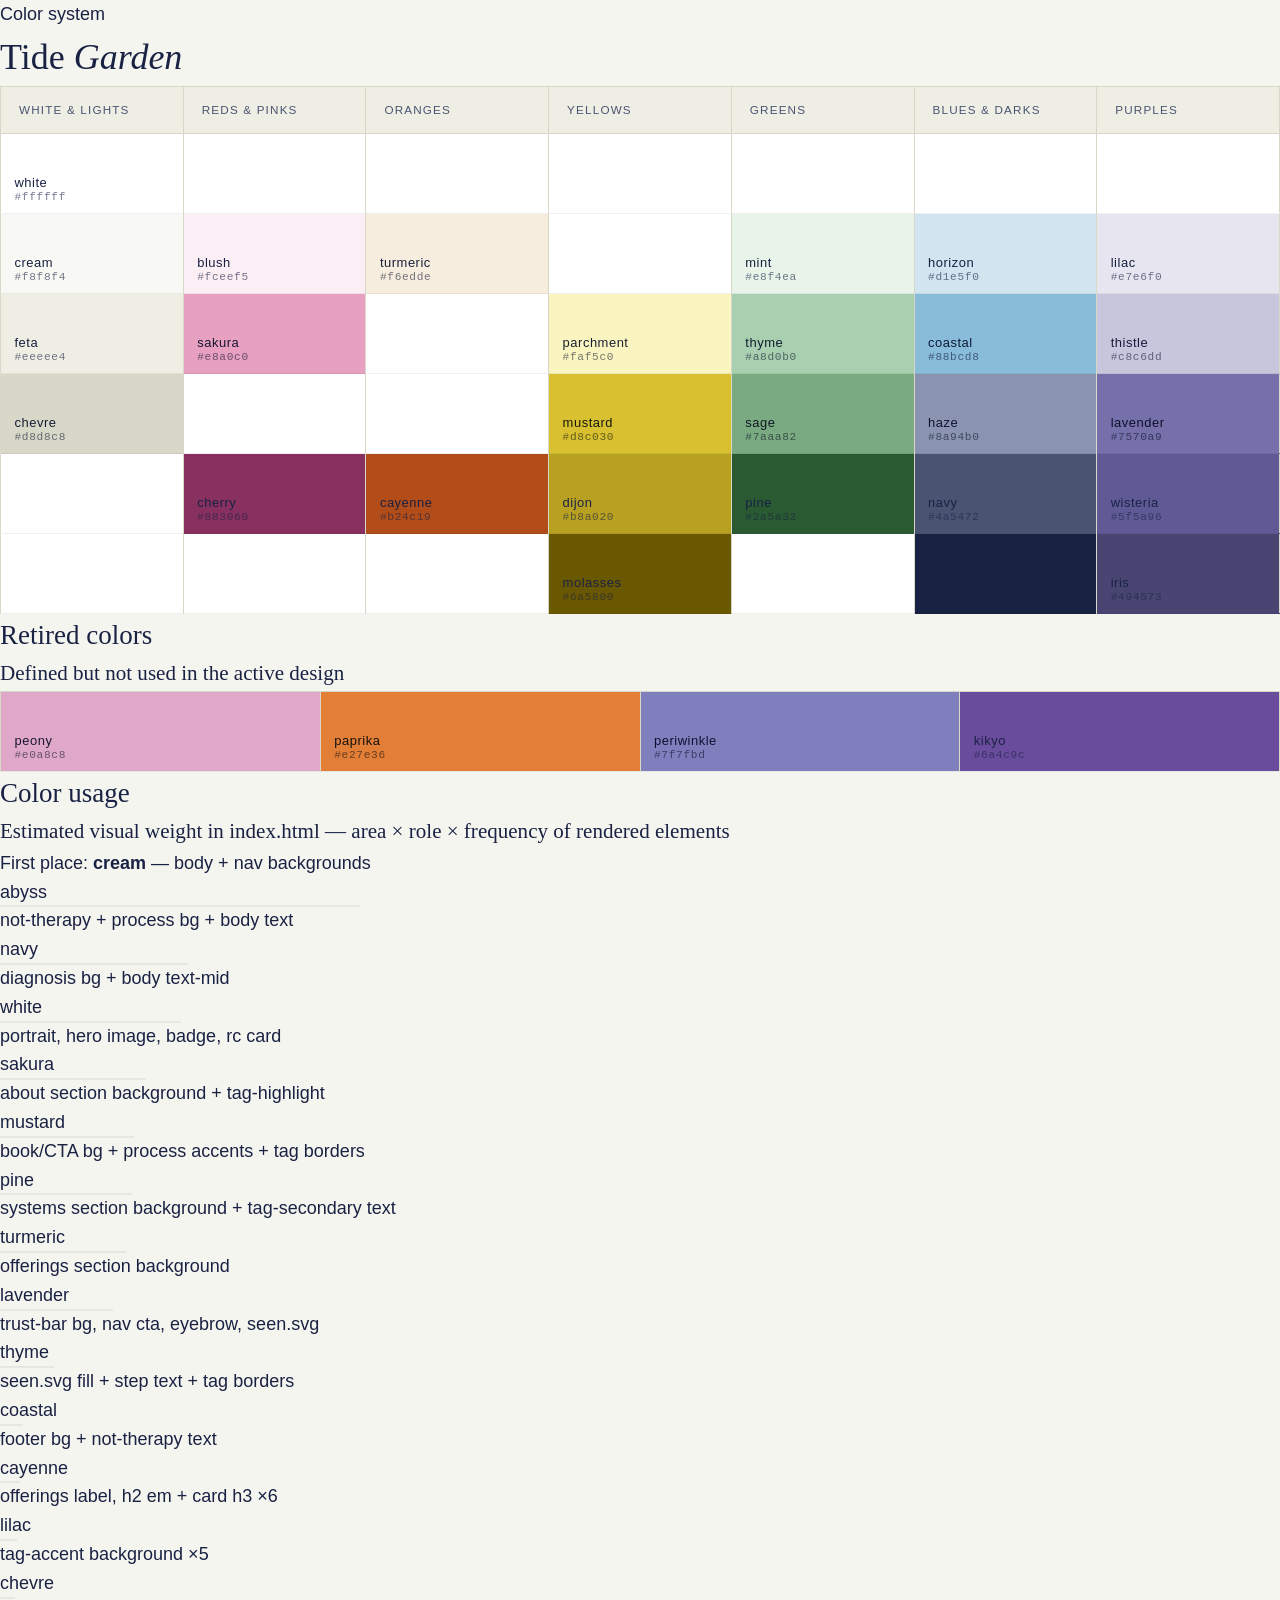
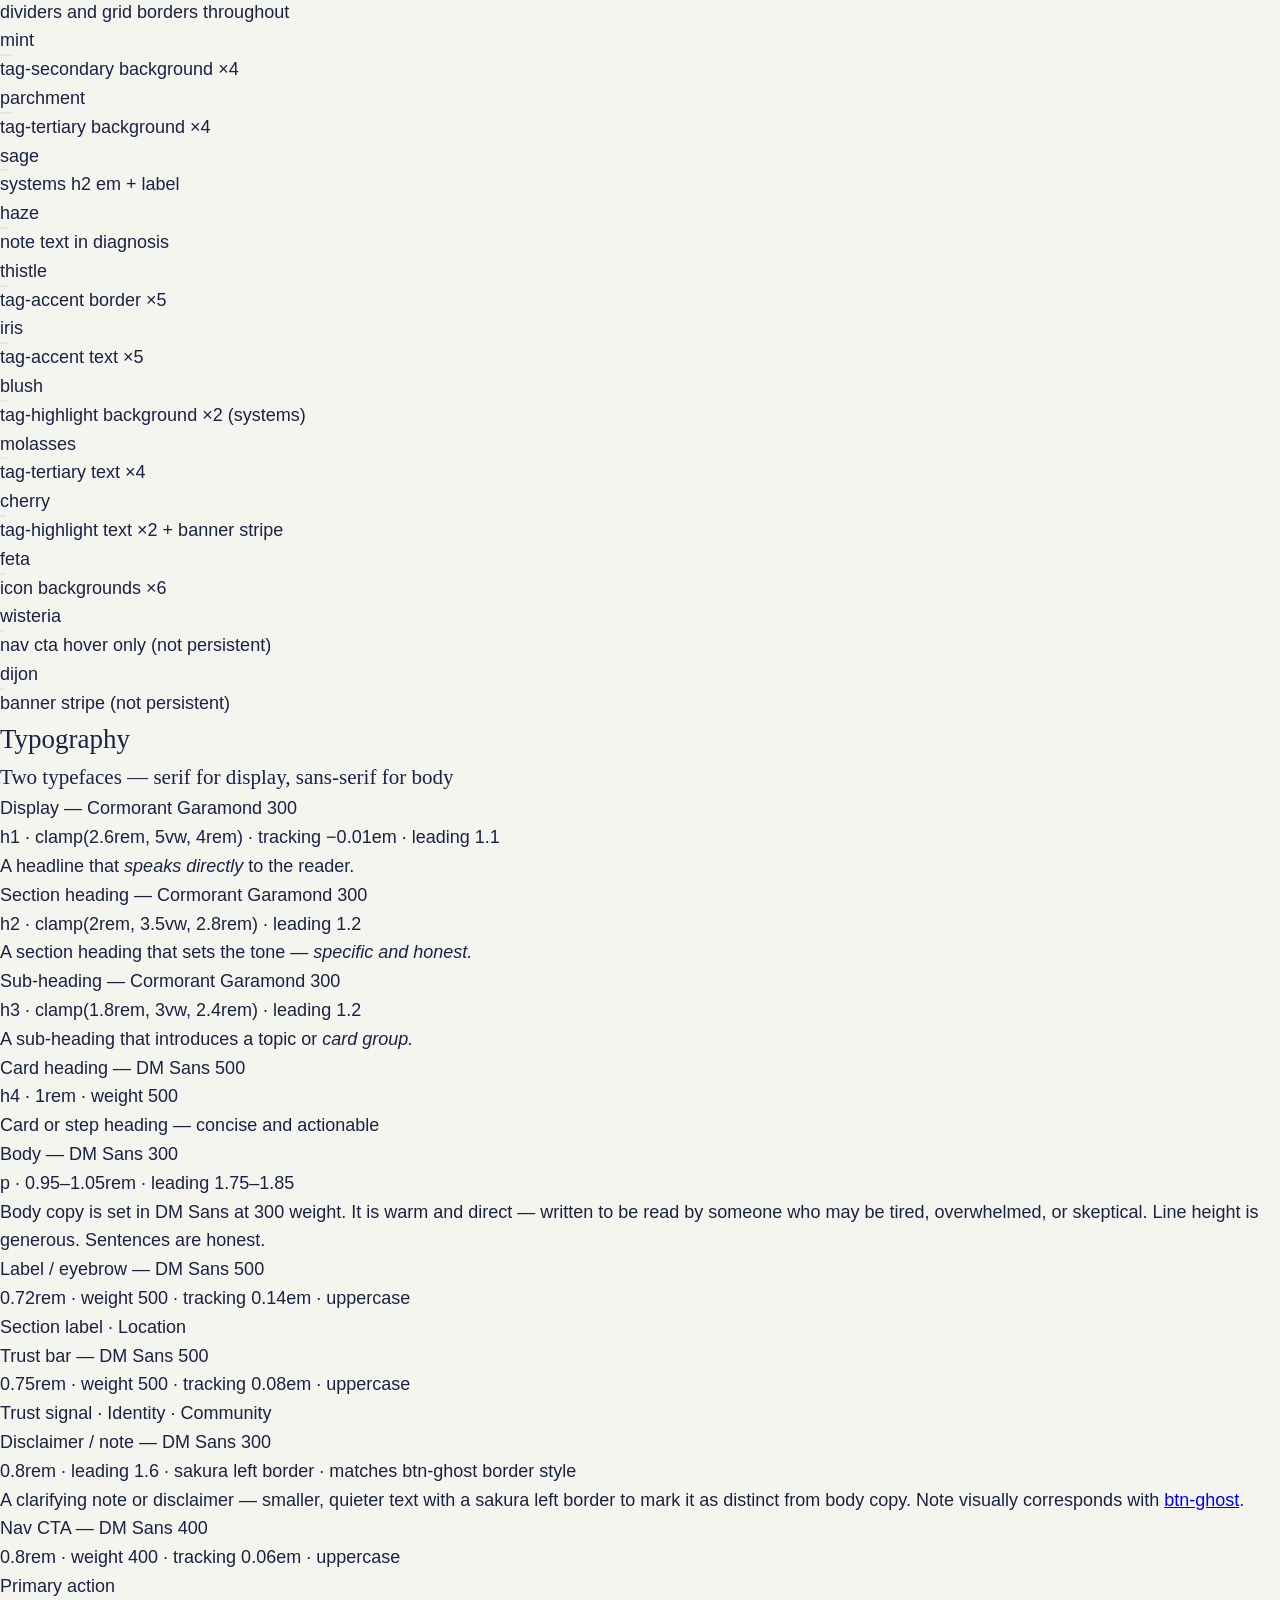
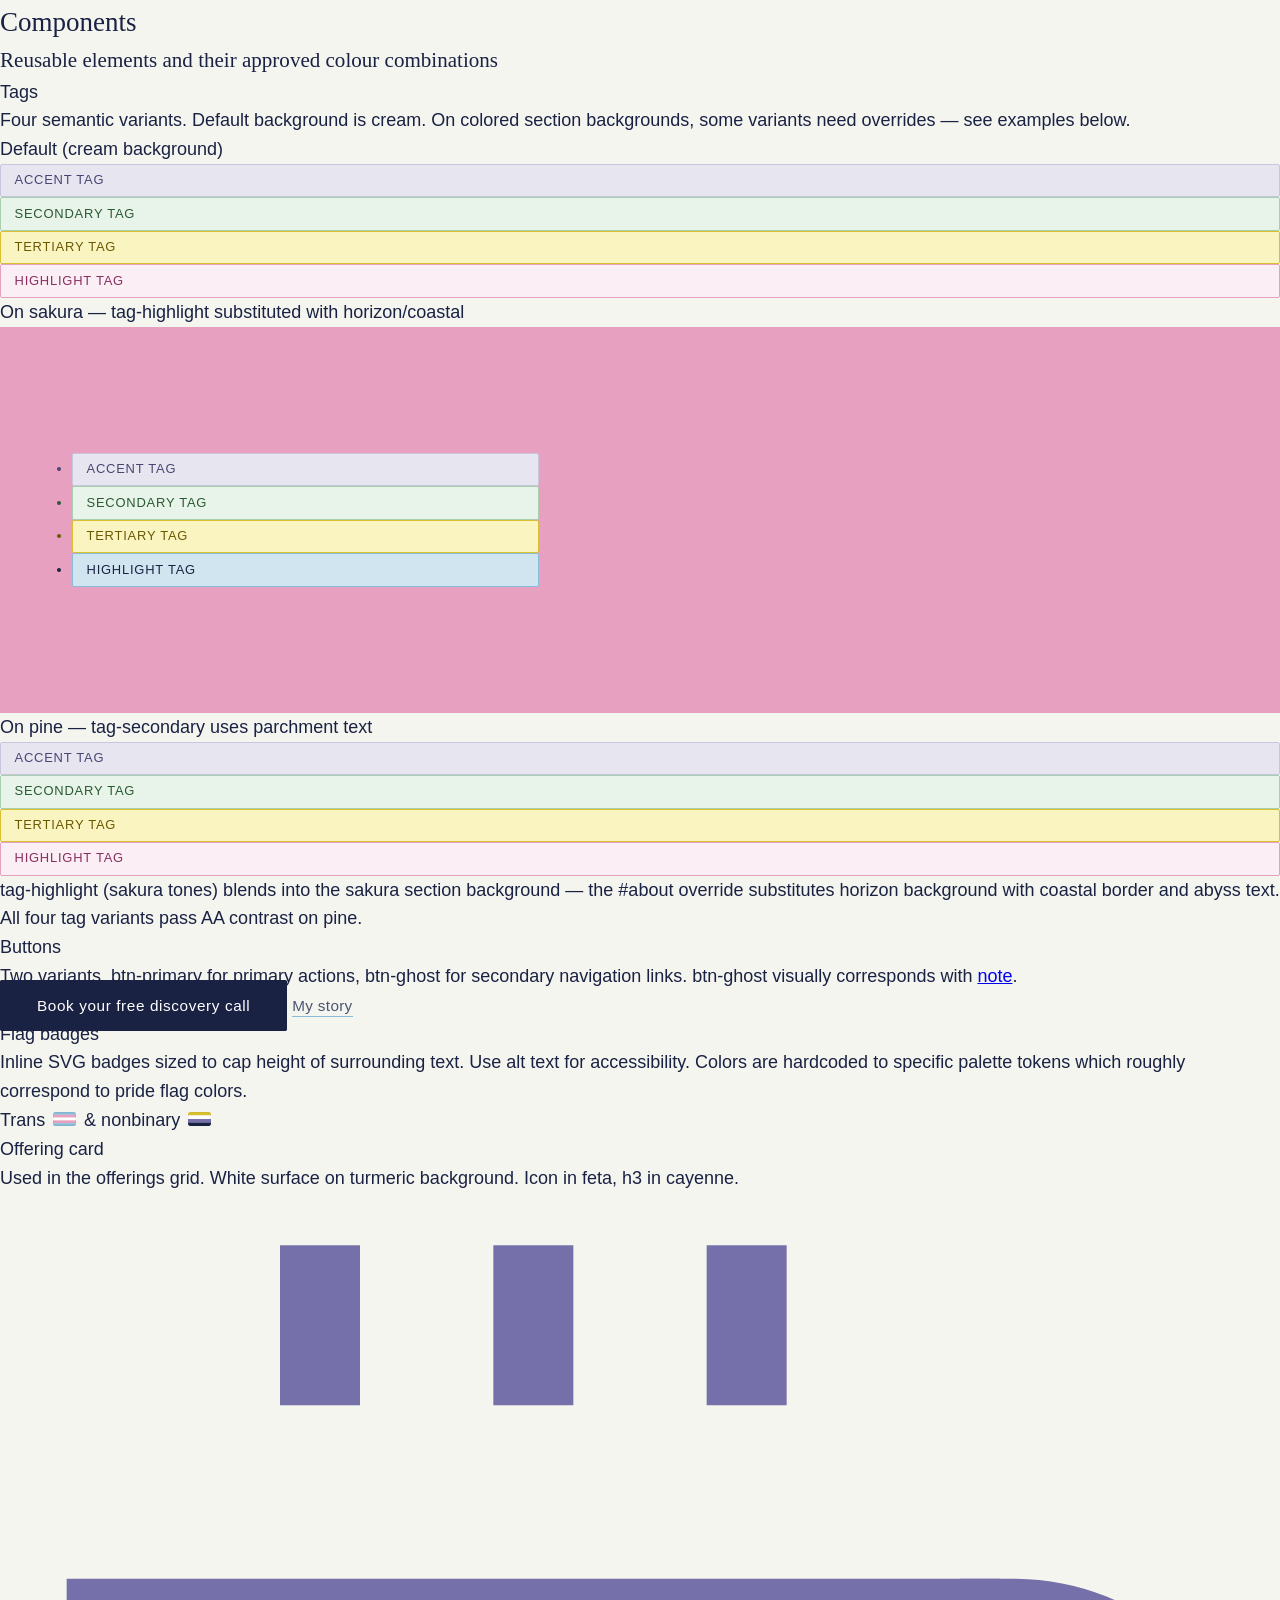
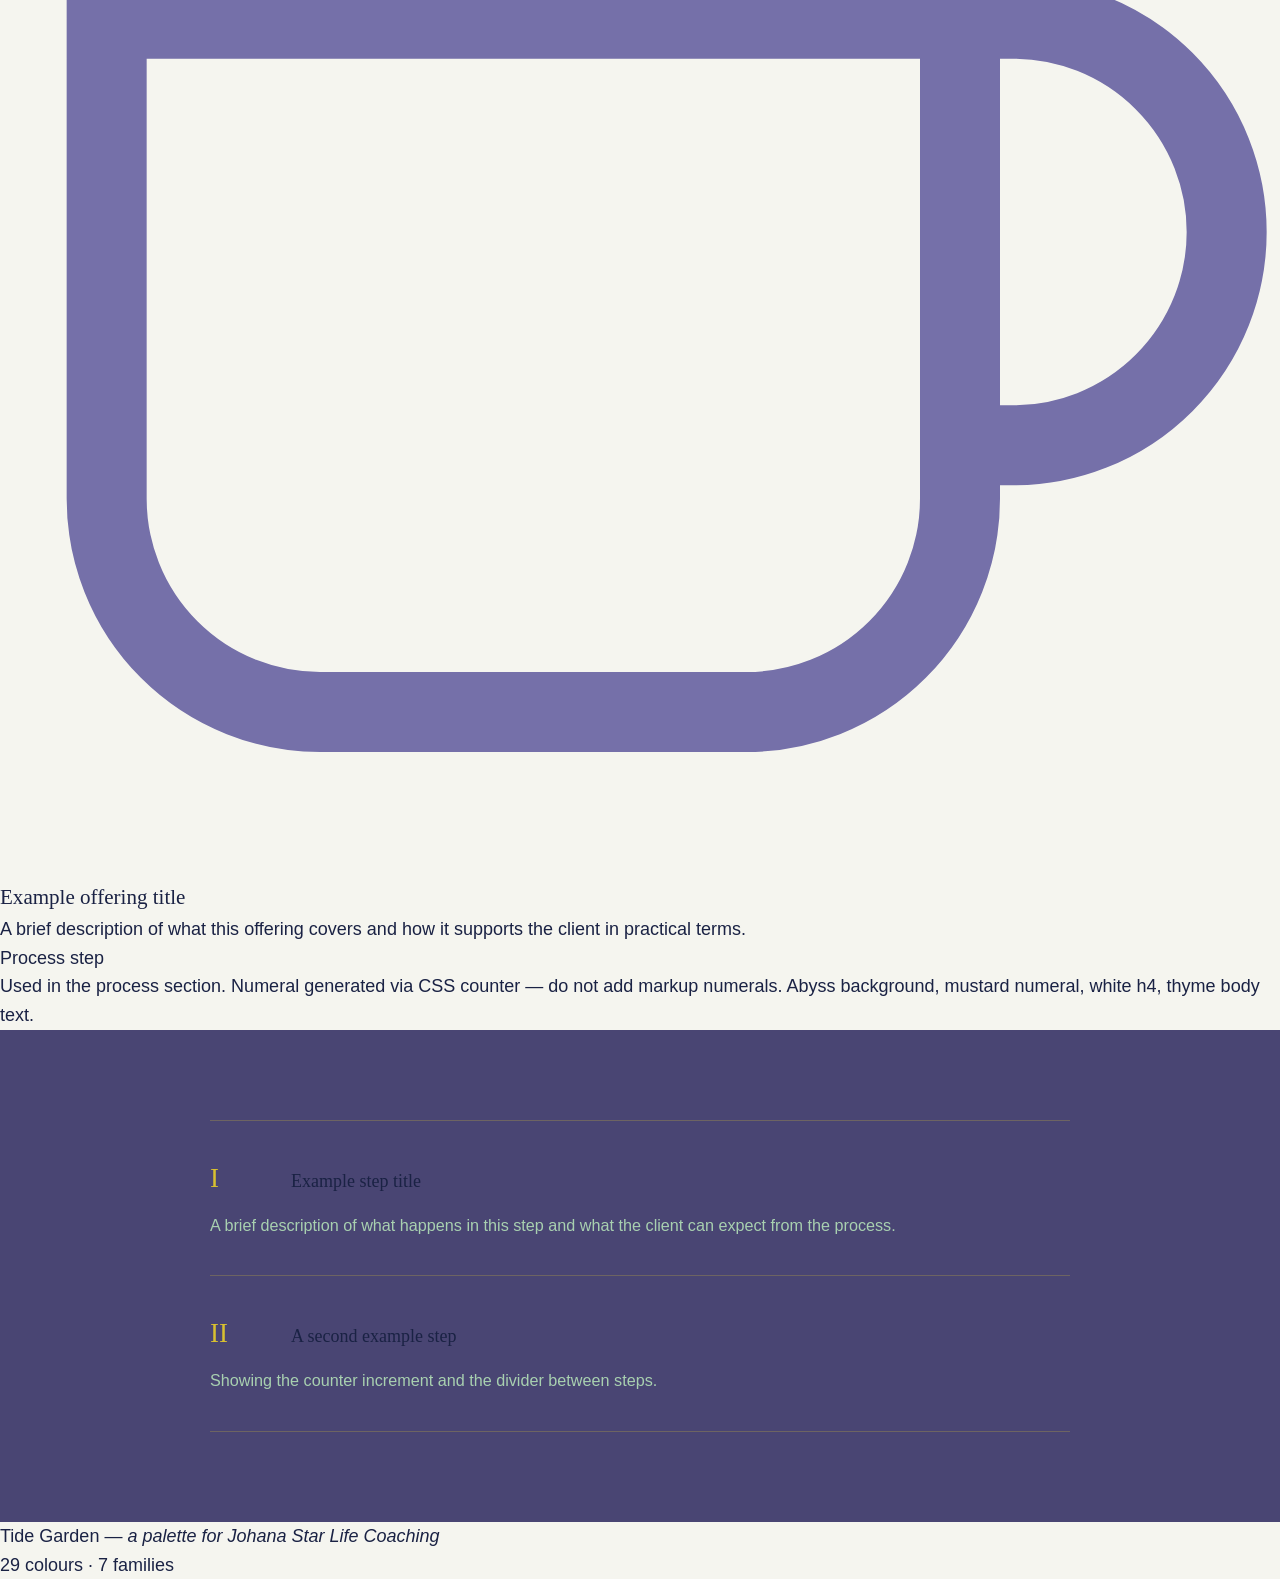
<file: palette.html>
<!DOCTYPE html>
<html lang="en">
<head>
<meta charset="UTF-8">
<meta name="viewport" content="width=device-width, initial-scale=1.0">
<title>Tide Garden — Palette</title>
<link rel="stylesheet" href="styles.css">
</head>
<body class="palette-page">

<header>
  <p>Color system</p>
  <h1>Tide <em>Garden</em></h1>
</header>

<!--
  Rows represent lightness bands (lightest at top, darkest at bottom).
  Each swatch is placed in the row closest to its HSL lightness value.
  Within a family, swatches that share near-identical lightness are nudged
  to adjacent rows to maintain unique placement per column.
  Empty cells indicate no swatch in that family at that lightness band.
  6 rows span L≈100% (row 1) to L≈18% (row 6), in ~12-point steps.
-->
<table class="palette-table">
  <thead>
    <tr>
      <th>White &amp; Lights</th>
      <th>Reds &amp; Pinks</th>
      <th>Oranges</th>
      <th>Yellows</th>
      <th>Greens</th>
      <th>Blues &amp; Darks</th>
      <th>Purples</th>
    </tr>
  </thead>
  <tbody>
    <!-- Row 1 · L ≈ 100% -->
    <tr>
      <td class="swatch light" style="background:#ffffff;">
        <p class="swatch-name">white</p>
        <p class="swatch-hex">#ffffff</p>
      </td>
      <td class="swatch empty"></td>
      <td class="swatch empty"></td>
      <td class="swatch empty"></td>
      <td class="swatch empty"></td>
      <td class="swatch empty"></td>
      <td class="swatch empty"></td>
    </tr>

    <!-- Row 2 · L ≈ 87 - 97%% -->
    <tr>
      <td class="swatch light" style="background:#f8f8f4;">
        <p class="swatch-name">cream</p>
        <p class="swatch-hex">#f8f8f4</p>
      </td>

      <td class="swatch light" style="background:#fceef5;">
        <p class="swatch-name">blush</p>
        <p class="swatch-hex">#fceef5</p>
      </td>
      <td class="swatch light" style="background:#f6edde;">
        <p class="swatch-name">turmeric</p>
        <p class="swatch-hex">#f6edde</p>
      </td>
      <td class="swatch empty"></td>
      <td class="swatch light" style="background:#e8f4ea;">
        <p class="swatch-name">mint</p>
        <p class="swatch-hex">#e8f4ea</p>
      </td>
      <td class="swatch light" style="background:#d1e5f0;">
        <p class="swatch-name">horizon</p>
        <p class="swatch-hex">#d1e5f0</p>
      </td>
      <td class="swatch light" style="background:#e7e6f0;">
        <p class="swatch-name">lilac</p>
        <p class="swatch-hex">#e7e6f0</p>
      </td>
    </tr>

    <!-- Row 3 · L ≈ 69% - 82% -->
    <tr>
      <td class="swatch light" style="background:#eeeee4;">
        <p class="swatch-name">feta</p>
        <p class="swatch-hex">#eeeee4</p>
      </td>
      <td class="swatch light" style="background:#e8a0c0;">
        <p class="swatch-name">sakura</p>
        <p class="swatch-hex">#e8a0c0</p>
      </td>
      <td class="swatch empty"></td>
      <td class="swatch light" style="background:#faf5c0;">
        <p class="swatch-name">parchment</p>
        <p class="swatch-hex">#faf5c0</p>
      </td>
      <td class="swatch light" style="background:#a8d0b0;">
        <p class="swatch-name">thyme</p>
        <p class="swatch-hex">#a8d0b0</p>
      </td>
      <td class="swatch light" style="background:#88bcd8;">
        <p class="swatch-name">coastal</p>
        <p class="swatch-hex">#88bcd8</p>
      </td>
      <td class="swatch light" style="background:#c8c6dd;">
        <p class="swatch-name">thistle</p>
        <p class="swatch-hex">#c8c6dd</p>
      </td>
    </tr>

    <!-- Row 4 · L ≈ 51% - 77% -->
    <tr>
      <td class="swatch light" style="background:#d8d8c8;">
        <p class="swatch-name">chevre</p>
        <p class="swatch-hex">#d8d8c8</p>
      </td>

      <td class="swatch empty"></td>
      <td class="swatch empty"></td>
      <td class="swatch light" style="background:#d8c030;">
        <p class="swatch-name">mustard</p>
        <p class="swatch-hex">#d8c030</p>
      </td>
      <td class="swatch light" style="background:#7aaa82;">
        <p class="swatch-name">sage</p>
        <p class="swatch-hex">#7aaa82</p>
      </td>
      <td class="swatch light" style="background:#8a94b0;">
        <p class="swatch-name">haze</p>
        <p class="swatch-hex">#8a94b0</p>
      </td>
      <td class="swatch light" style="background:#7570a9;">
        <p class="swatch-name">lavender</p>
        <p class="swatch-hex">#7570a9</p>
      </td>
    </tr>

    <!-- Row 5 · L ≈ 36% - 47% -->
    <tr>
      <td class="swatch empty"></td>
      <td class="swatch dark" style="background:#883060;">
        <p class="swatch-name">cherry</p>
        <p class="swatch-hex">#883060</p>
      </td>
      <td class="swatch dark" style="background:#b24c19;">
        <p class="swatch-name">cayenne</p>
        <p class="swatch-hex">#b24c19</p>
      </td>
      <td class="swatch dark" style="background:#b8a020;">
        <p class="swatch-name">dijon</p>
        <p class="swatch-hex">#b8a020</p>
      </td>
      <td class="swatch dark" style="background:#2a5a32;">
        <p class="swatch-name">pine</p>
        <p class="swatch-hex">#2a5a32</p>
      </td>
      <td class="swatch dark" style="background:#4a5472;">
        <p class="swatch-name">navy</p>
        <p class="swatch-hex">#4a5472</p>
      </td>
      <td class="swatch dark" style="background:#5f5a96;">
        <p class="swatch-name">wisteria</p>
        <p class="swatch-hex">#5f5a96</p>
      </td>
    </tr>

    <!-- Row 6 · L ≈ 18% - 36% -->
    <tr>
      <td class="swatch empty"></td>
      <td class="swatch empty"></td>
      <td class="swatch empty"></td>
      <td class="swatch dark" style="background:#6a5800;">
        <p class="swatch-name">molasses</p>
        <p class="swatch-hex">#6a5800</p>
      </td>
      <td class="swatch empty"></td>
      <td class="swatch dark" style="background:#1a2244;">
        <p class="swatch-name">abyss</p>
        <p class="swatch-hex">#1a2244</p>
      </td>
      <td class="swatch dark" style="background:#494573;">
        <p class="swatch-name">iris</p>
        <p class="swatch-hex">#494573</p>
      </td>
    </tr>
  </tbody>
</table>

<div class="retired">
  <h2>Retired colors</h2>
  <h3>Defined but not used in the active design</h3>
  <table class="palette-table">
    <tbody>
      <tr>
        <td class="swatch light" style="background:#e0a8c8;">
          <p class="swatch-name">peony</p>
          <p class="swatch-hex">#e0a8c8</p>
        </td>
        <td class="swatch light" style="background:#e27e36;">
          <p class="swatch-name">paprika</p>
          <p class="swatch-hex">#e27e36</p>
        </td>
        <td class="swatch light" style="background:#7f7fbd;">
          <p class="swatch-name">periwinkle</p>
          <p class="swatch-hex">#7f7fbd</p>
        </td>
        <td class="swatch dark" style="background:#6a4c9c;">
          <p class="swatch-name">kikyo</p>
          <p class="swatch-hex">#6a4c9c</p>
        </td>
      </tr>
    </tbody>
  </table>
</div>

<div class="usage-section">
  <h2>Color usage</h2>
  <h3>Estimated visual weight in index.html — area × role × frequency of rendered elements</h3>
  <div class="usage-chart" id="usageChart"></div>
</div>

<div class="type-section">
  <h2>Typography</h2>
  <h3>Two typefaces — serif for display, sans-serif for body</h3>

  <div class="type-specimen">
    <p class="type-label">Display — Cormorant Garamond 300</p>
    <p class="type-meta">h1 · clamp(2.6rem, 5vw, 4rem) · tracking −0.01em · leading 1.1</p>
    <p class="type-example type-h1">A headline that <em>speaks directly</em> to the reader.</p>
  </div>

  <div class="type-specimen">
    <p class="type-label">Section heading — Cormorant Garamond 300</p>
    <p class="type-meta">h2 · clamp(2rem, 3.5vw, 2.8rem) · leading 1.2</p>
    <p class="type-example type-h2">A section heading that sets the tone — <em>specific and honest.</em></p>
  </div>

  <div class="type-specimen">
    <p class="type-label">Sub-heading — Cormorant Garamond 300</p>
    <p class="type-meta">h3 · clamp(1.8rem, 3vw, 2.4rem) · leading 1.2</p>
    <p class="type-example type-h3">A sub-heading that introduces a topic or <em>card group.</em></p>
  </div>

  <div class="type-specimen">
    <p class="type-label">Card heading — DM Sans 500</p>
    <p class="type-meta">h4 · 1rem · weight 500</p>
    <p class="type-example type-h4">Card or step heading — concise and actionable</p>
  </div>

  <div class="type-specimen">
    <p class="type-label">Body — DM Sans 300</p>
    <p class="type-meta">p · 0.95–1.05rem · leading 1.75–1.85</p>
    <p class="type-example type-body">Body copy is set in DM Sans at 300 weight. It is warm and direct — written to be read by someone who may be tired, overwhelmed, or skeptical. Line height is generous. Sentences are honest.</p>
  </div>

  <div class="type-specimen">
    <p class="type-label">Label / eyebrow — DM Sans 500</p>
    <p class="type-meta">0.72rem · weight 500 · tracking 0.14em · uppercase</p>
    <p class="type-example type-label-ex">Section label · Location</p>
  </div>

  <div class="type-specimen">
    <p class="type-label">Trust bar — DM Sans 500</p>
    <p class="type-meta">0.75rem · weight 500 · tracking 0.08em · uppercase</p>
    <p class="type-example type-trust">Trust signal · Identity · Community</p>
  </div>

  <div class="type-specimen" id="note">
    <p class="type-label">Disclaimer / note — DM Sans 300</p>
    <p class="type-meta">0.8rem · leading 1.6 · sakura left border · matches btn-ghost border style</p>
    <p class="type-example type-note">A clarifying note or disclaimer — smaller, quieter text with a sakura left border to mark it as distinct from body copy. Note visually corresponds with <a href="#buttons">btn-ghost</a>.</p>
  </div>

  <div class="type-specimen">
    <p class="type-label">Nav CTA — DM Sans 400</p>
    <p class="type-meta">0.8rem · weight 400 · tracking 0.06em · uppercase</p>
    <p class="type-example type-cta">Primary action</p>
  </div>
</div>



<div class="components-section">
  <h2>Components</h2>
  <h3>Reusable elements and their approved colour combinations</h3>

  <!-- Tags -->
  <div class="component-group">
    <p class="component-label">Tags</p>
    <p class="component-desc">Four semantic variants. Default background is cream. On colored section backgrounds, some variants need overrides — see examples below.</p>

    <p class="component-sublabel">Default (cream background)</p>
    <div class="component-example">
      <ul class="sg-tags">
        <li class="tag tag-accent">Accent tag</li>
        <li class="tag tag-secondary">Secondary tag</li>
        <li class="tag tag-tertiary">Tertiary tag</li>
        <li class="tag tag-highlight">Highlight tag</li>
      </ul>
    </div>

    <p class="component-sublabel">On sakura — tag-highlight substituted with horizon/coastal</p>
    <div class="component-example sg-example-sakura">
      <div id="about">
        <ul class="sg-tags">
          <li class="tag tag-accent">Accent tag</li>
          <li class="tag tag-secondary">Secondary tag</li>
          <li class="tag tag-tertiary">Tertiary tag</li>
          <li class="tag tag-highlight">Highlight tag</li>
        </ul>
      </div>
    </div>

    <p class="component-sublabel">On pine — tag-secondary uses parchment text</p>
    <div class="component-example sg-example-pine">
      <ul class="sg-tags">
        <li class="tag tag-accent">Accent tag</li>
        <li class="tag tag-secondary">Secondary tag</li>
        <li class="tag tag-tertiary">Tertiary tag</li>
        <li class="tag tag-highlight">Highlight tag</li>
      </ul>
    </div>

    <p class="component-note">tag-highlight (sakura tones) blends into the sakura section background — the #about override substitutes horizon background with coastal border and abyss text. All four tag variants pass AA contrast on pine.</p>
  </div>

  <!-- Buttons -->
  <div id="buttons" class="component-group">
    <p class="component-label">Buttons</p>
    <p class="component-desc">Two variants. btn-primary for primary actions, btn-ghost for secondary navigation links. btn-ghost visually corresponds with <a href="#note">note</a>.</p>
    <div class="component-example">
      <a href="#" class="btn-primary" onclick="return false;">Book your free discovery call</a>
      <a href="#" class="btn-ghost" onclick="return false;">My story</a>
    </div>
  </div>

  <!-- Flag badges -->
  <div class="component-group">
    <p class="component-label">Flag badges</p>
    <p class="component-desc">Inline SVG badges sized to cap height of surrounding text. Use alt text for accessibility. Colors are hardcoded to specific palette tokens which roughly correspond to pride flag colors.</p>
    <div class="component-example">
      Trans
      <img class="flag-badge" src="images/flag-trans.svg" alt="Trans pride flag">
      &amp; nonbinary
      <img class="flag-badge" src="images/flag-nonbinary.svg" alt="Nonbinary pride flag">
    </div>
  </div>

  <!-- Offering card -->
  <div class="component-group">
    <p class="component-label">Offering card</p>
    <p class="component-desc">Used in the offerings grid. White surface on turmeric background. Icon in feta, h3 in cayenne.</p>
    <div class="component-example sg-offering-example">
      <article class="card sg-card">
        <div class="icon">
          <img src="images/mug.svg" alt="" aria-hidden="true">
        </div>
        <h3 class="sg-card-h3">Example offering title</h3>
        <p class="sg-card-p">A brief description of what this offering covers and how it supports the client in practical terms.</p>
      </article>
    </div>
  </div>

  <!-- Process step -->
  <div class="component-group">
    <p class="component-label">Process step</p>
    <p class="component-desc">Used in the process section. Numeral generated via CSS counter — do not add markup numerals. Abyss background, mustard numeral, white h4, thyme body text.</p>
    <section id="process">
      <div class="inner">
        <ol>
          <li class="step">
            <h4>Example step title</h4>
            <p>A brief description of what happens in this step and what the client can expect from the process.</p>
          </li>
          <li class="step">
            <h4>A second example step</h4>
            <p>Showing the counter increment and the divider between steps.</p>
          </li>
        </ol>
      </div>
    </section>
  </div>

</div>
  <p>Tide Garden &mdash; <em>a palette for Johana Star Life Coaching</em></p>
  <p>29 colours · 7 families</p>
</footer>

<script src="script.js" defer></script>
<script src="palette.js" defer></script>
</body>
</html>
</file>
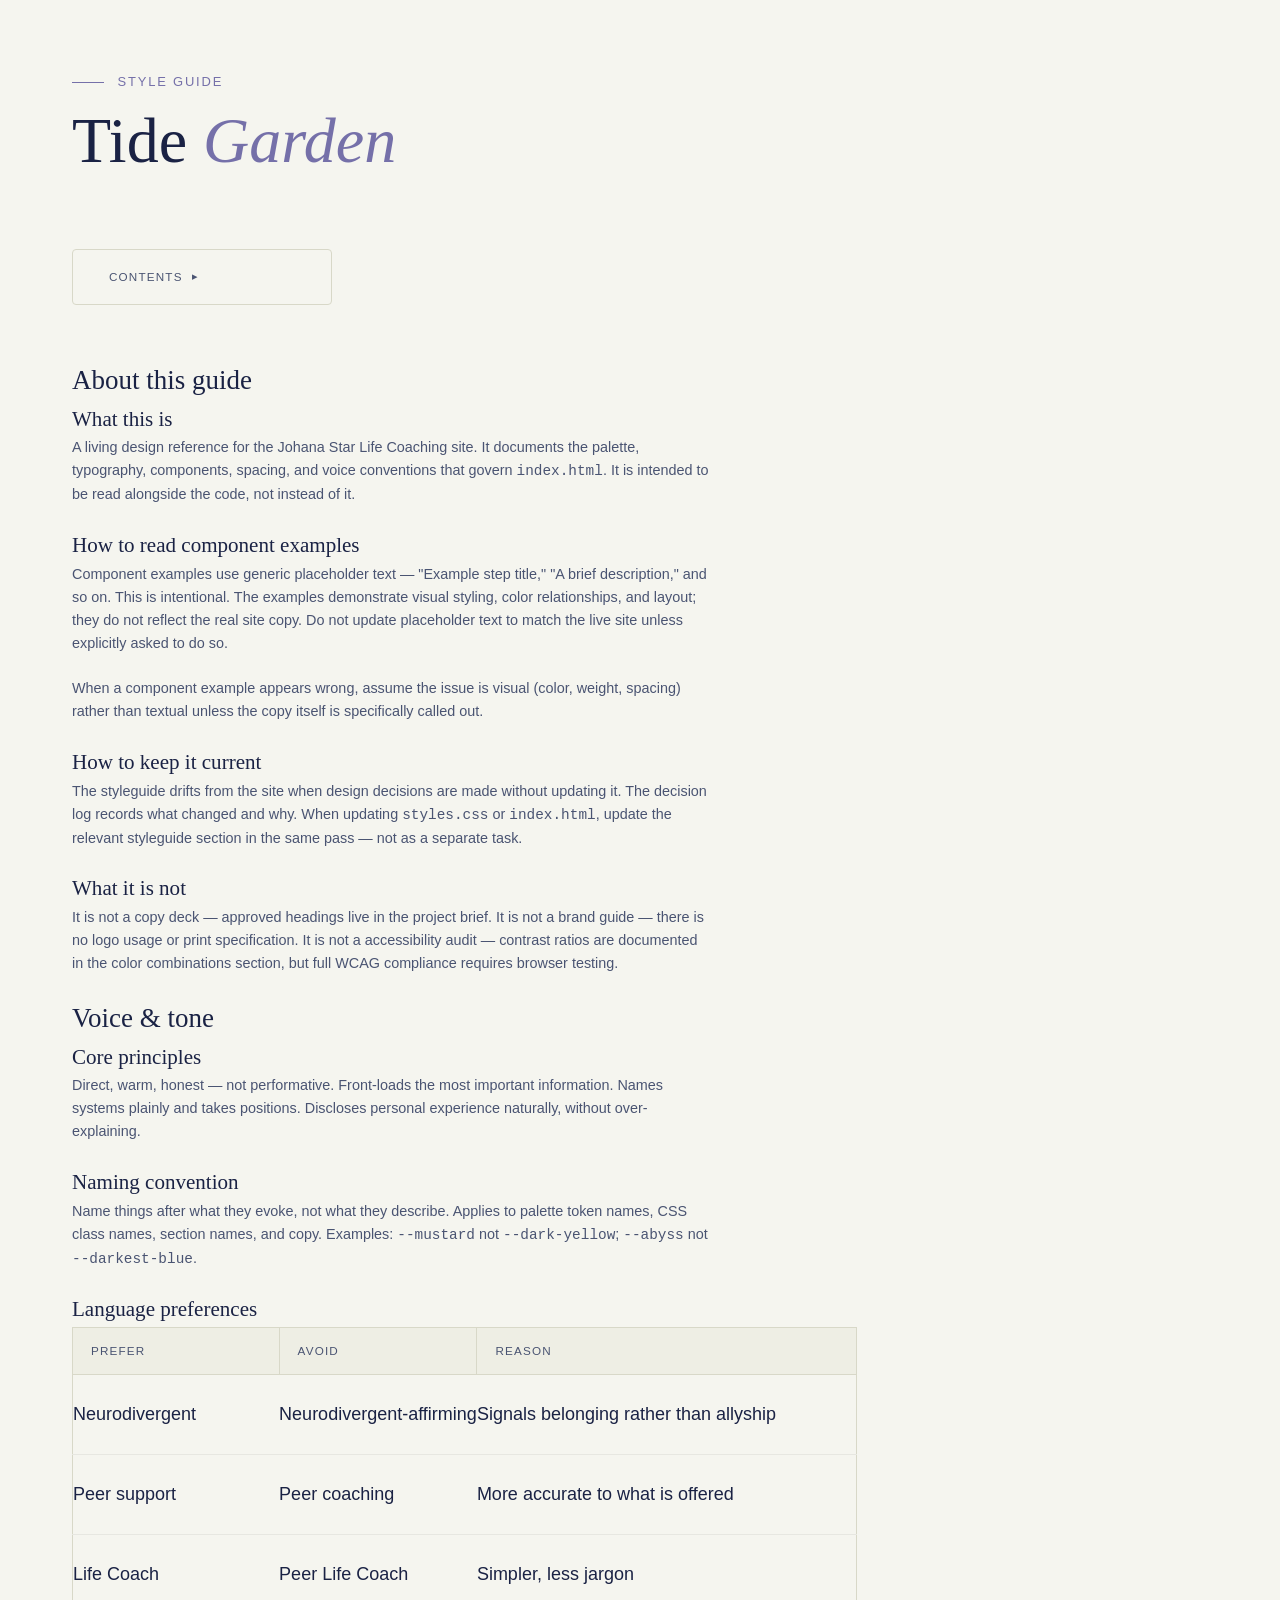
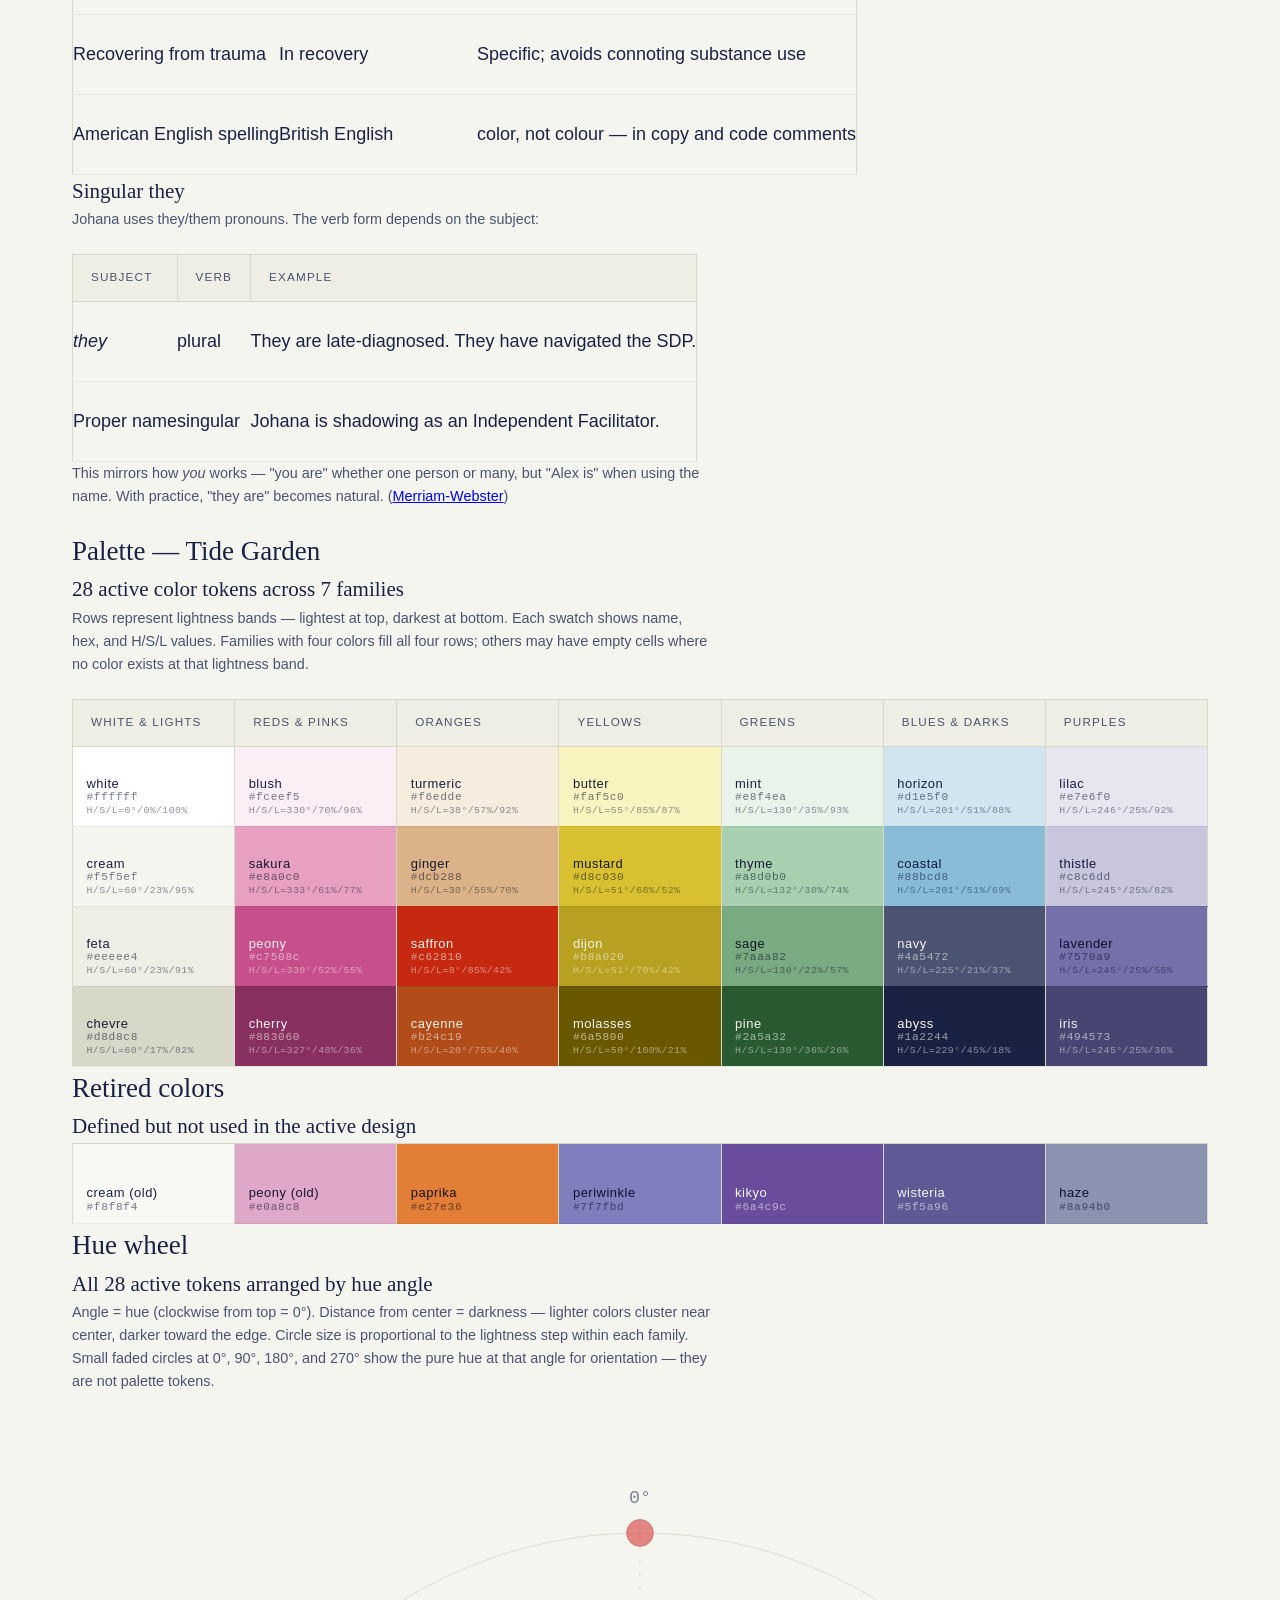
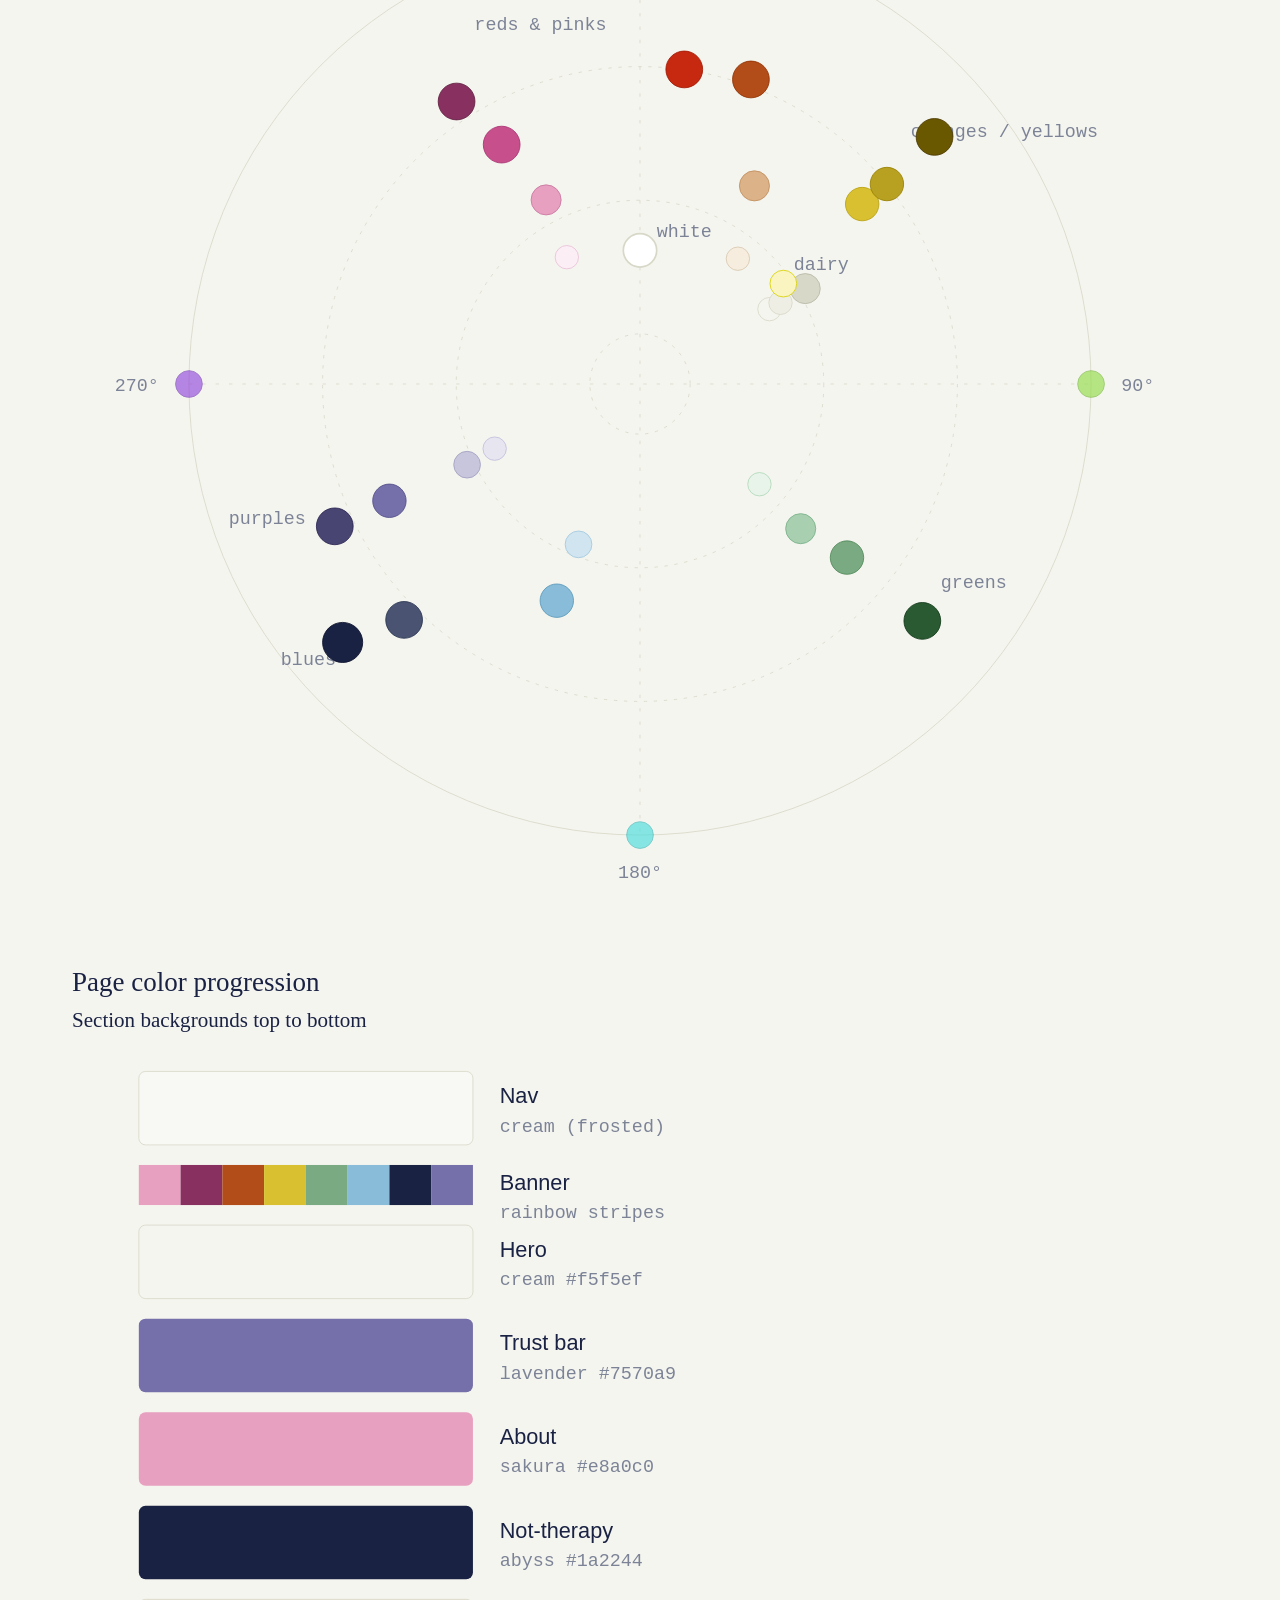
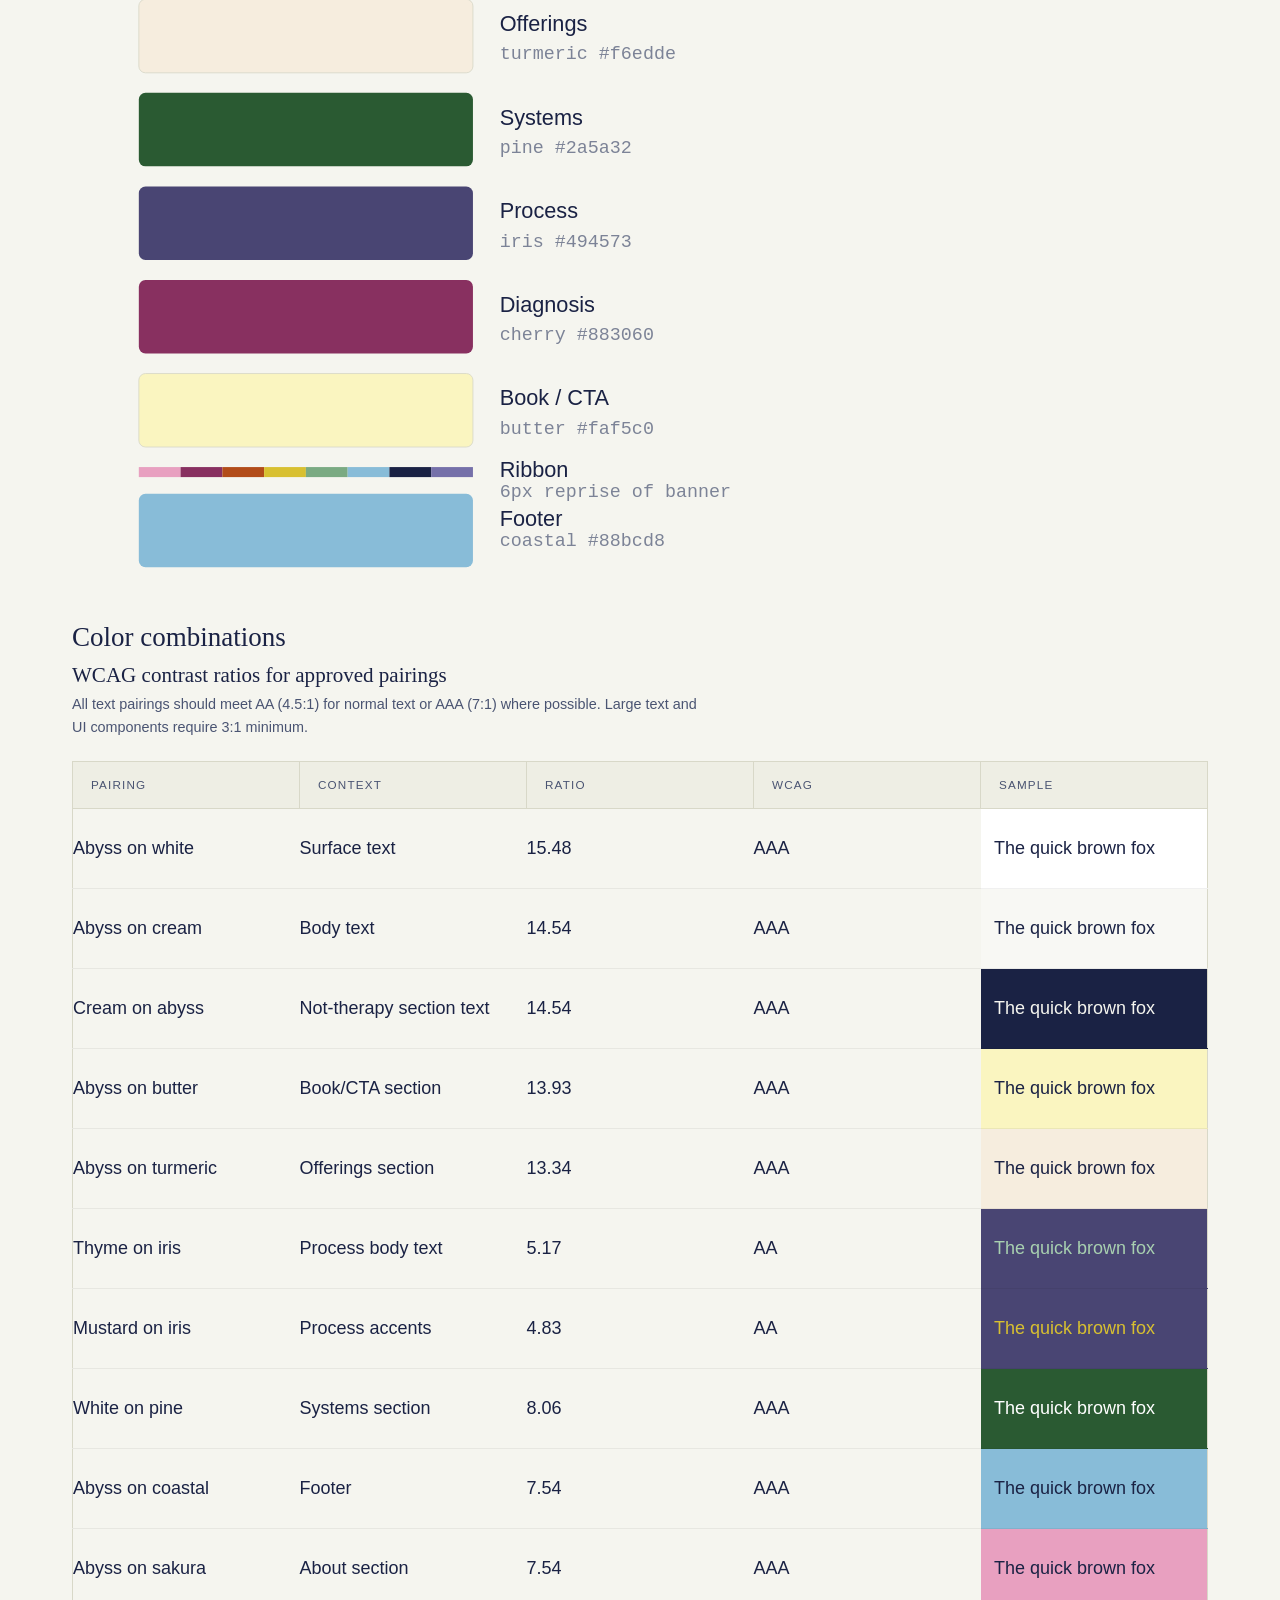
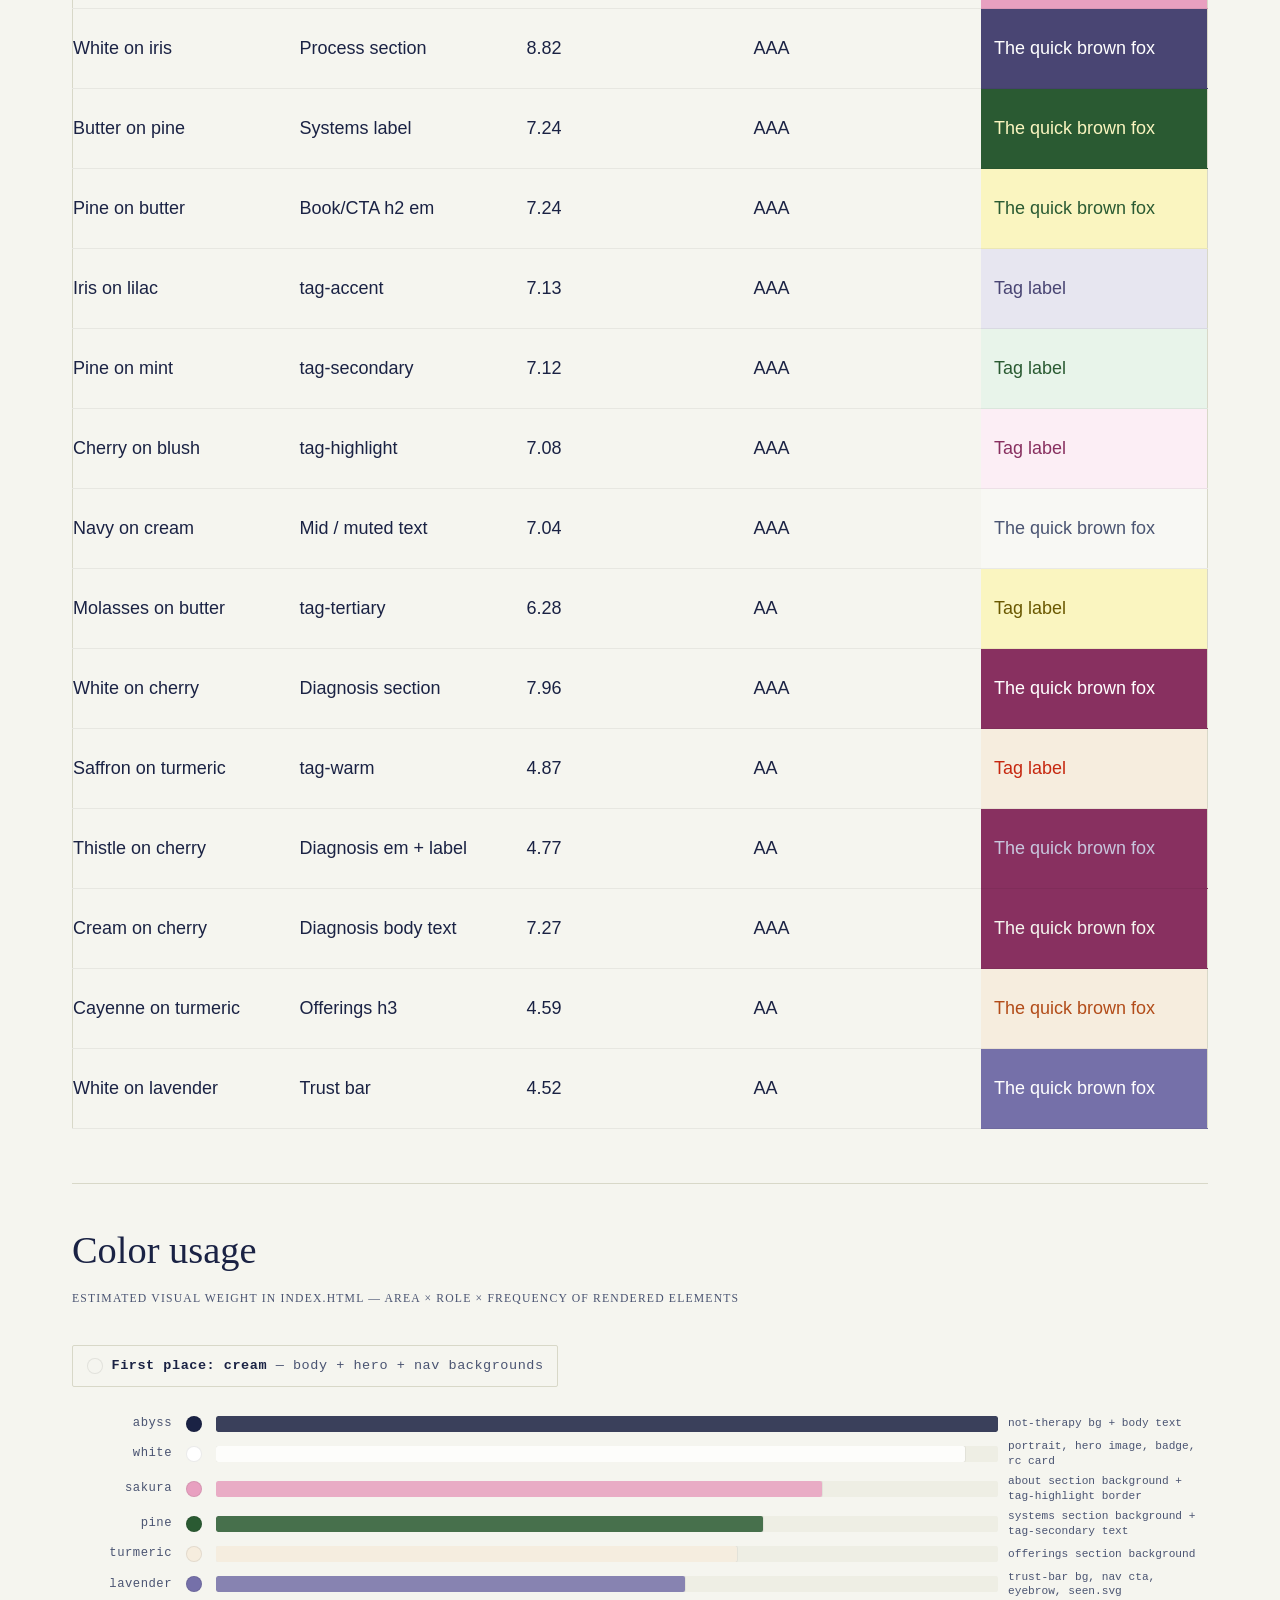
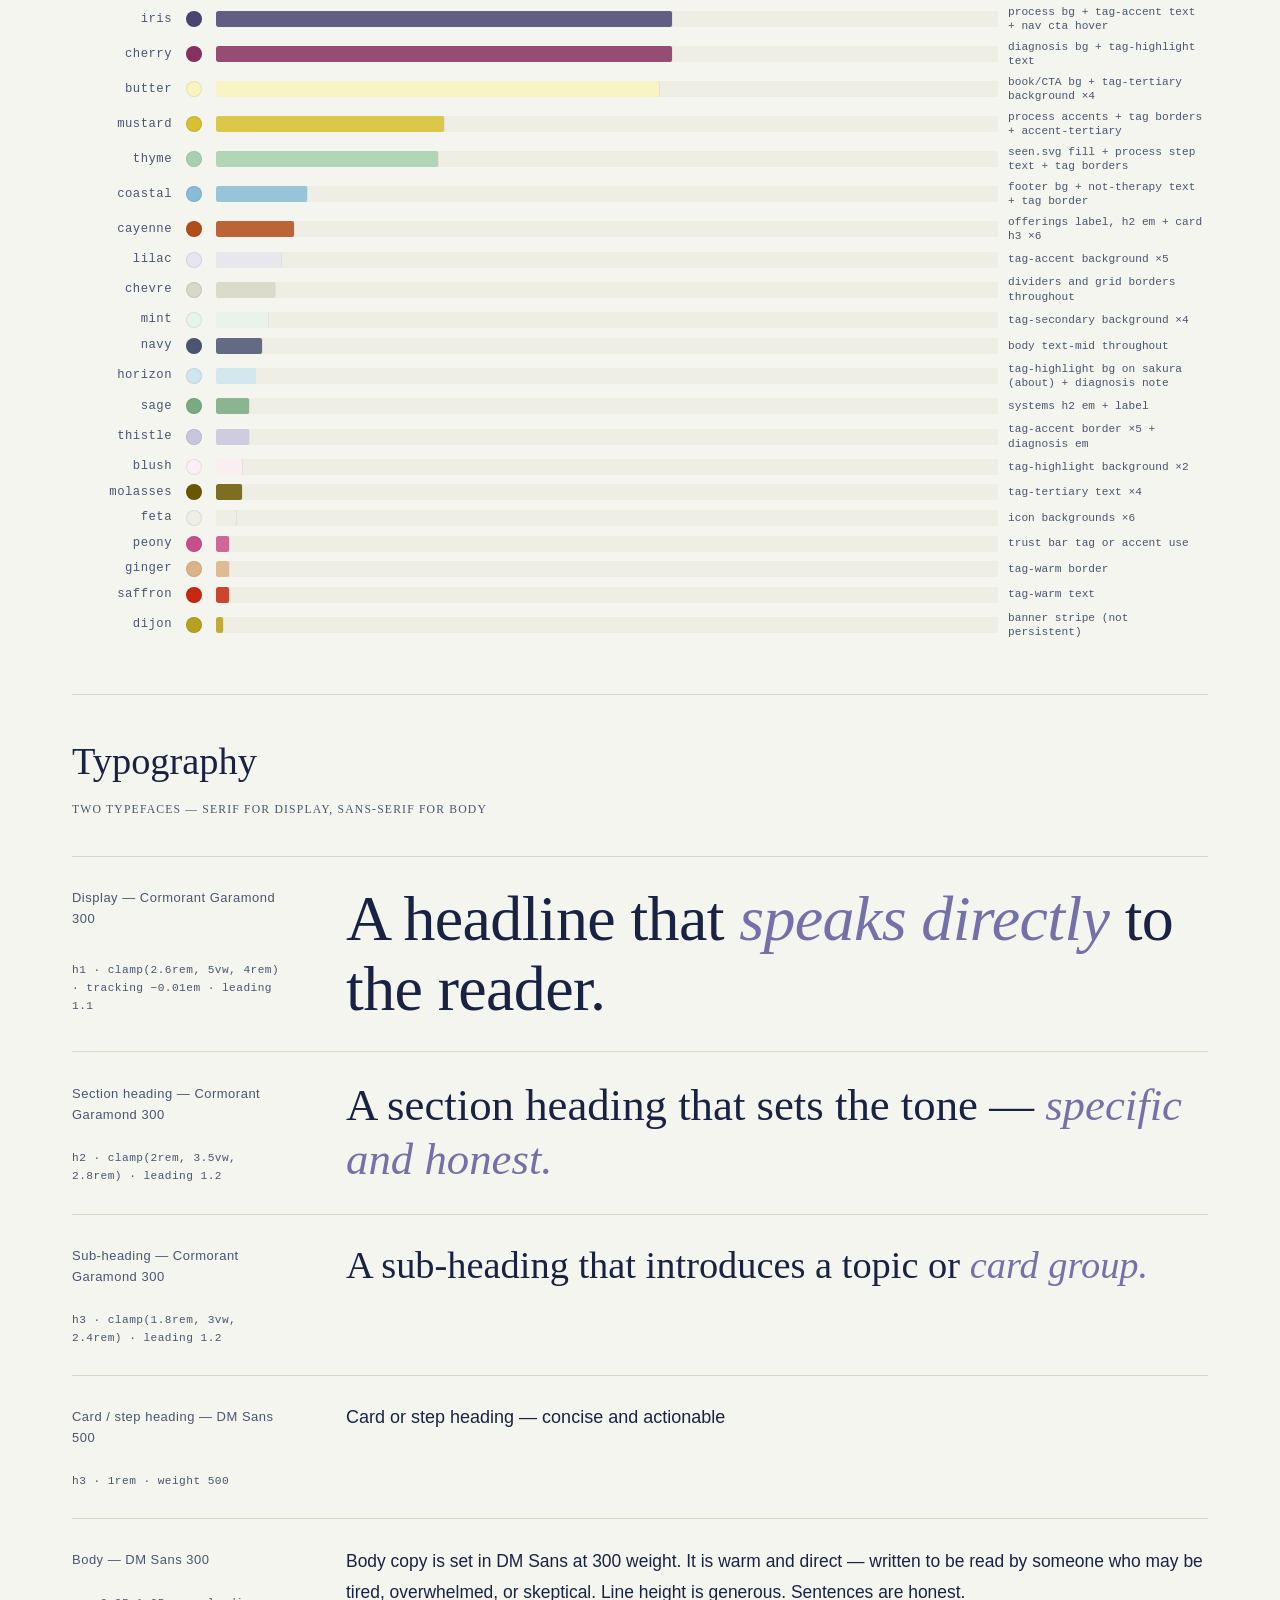
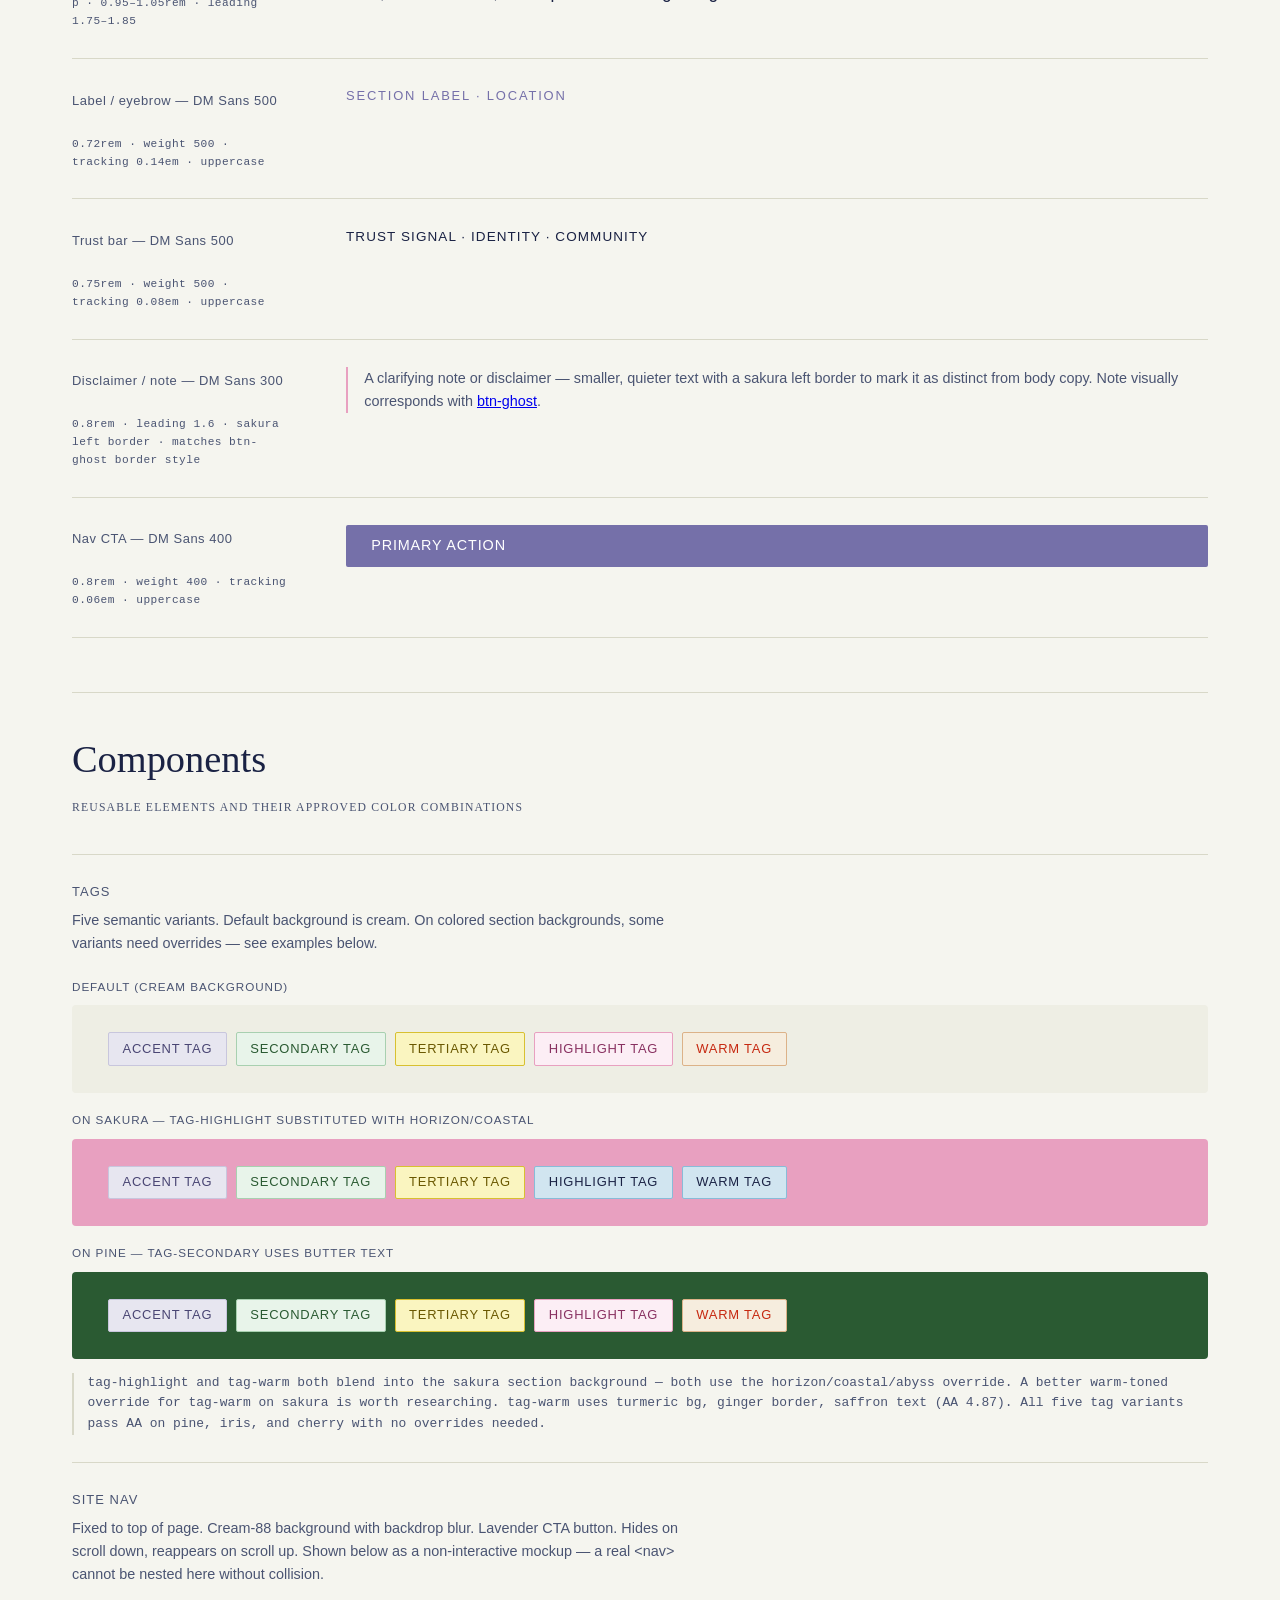
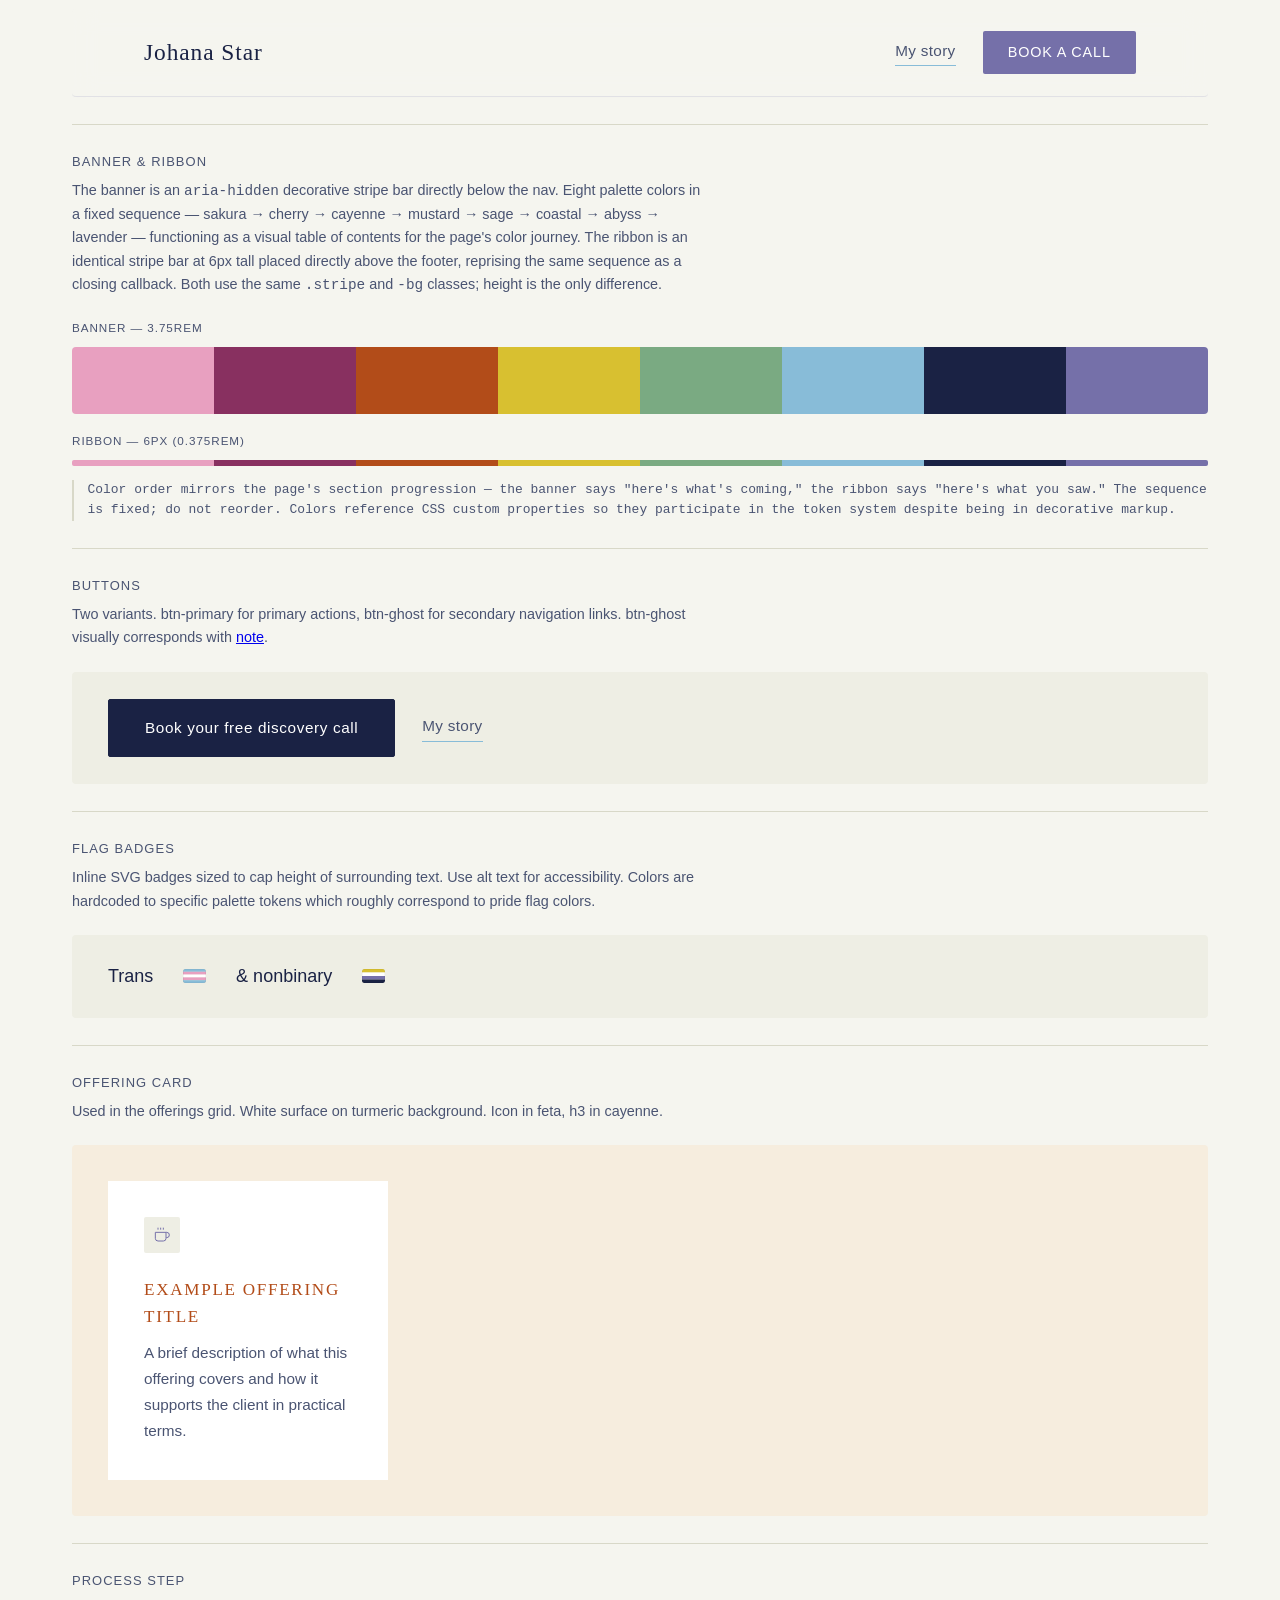
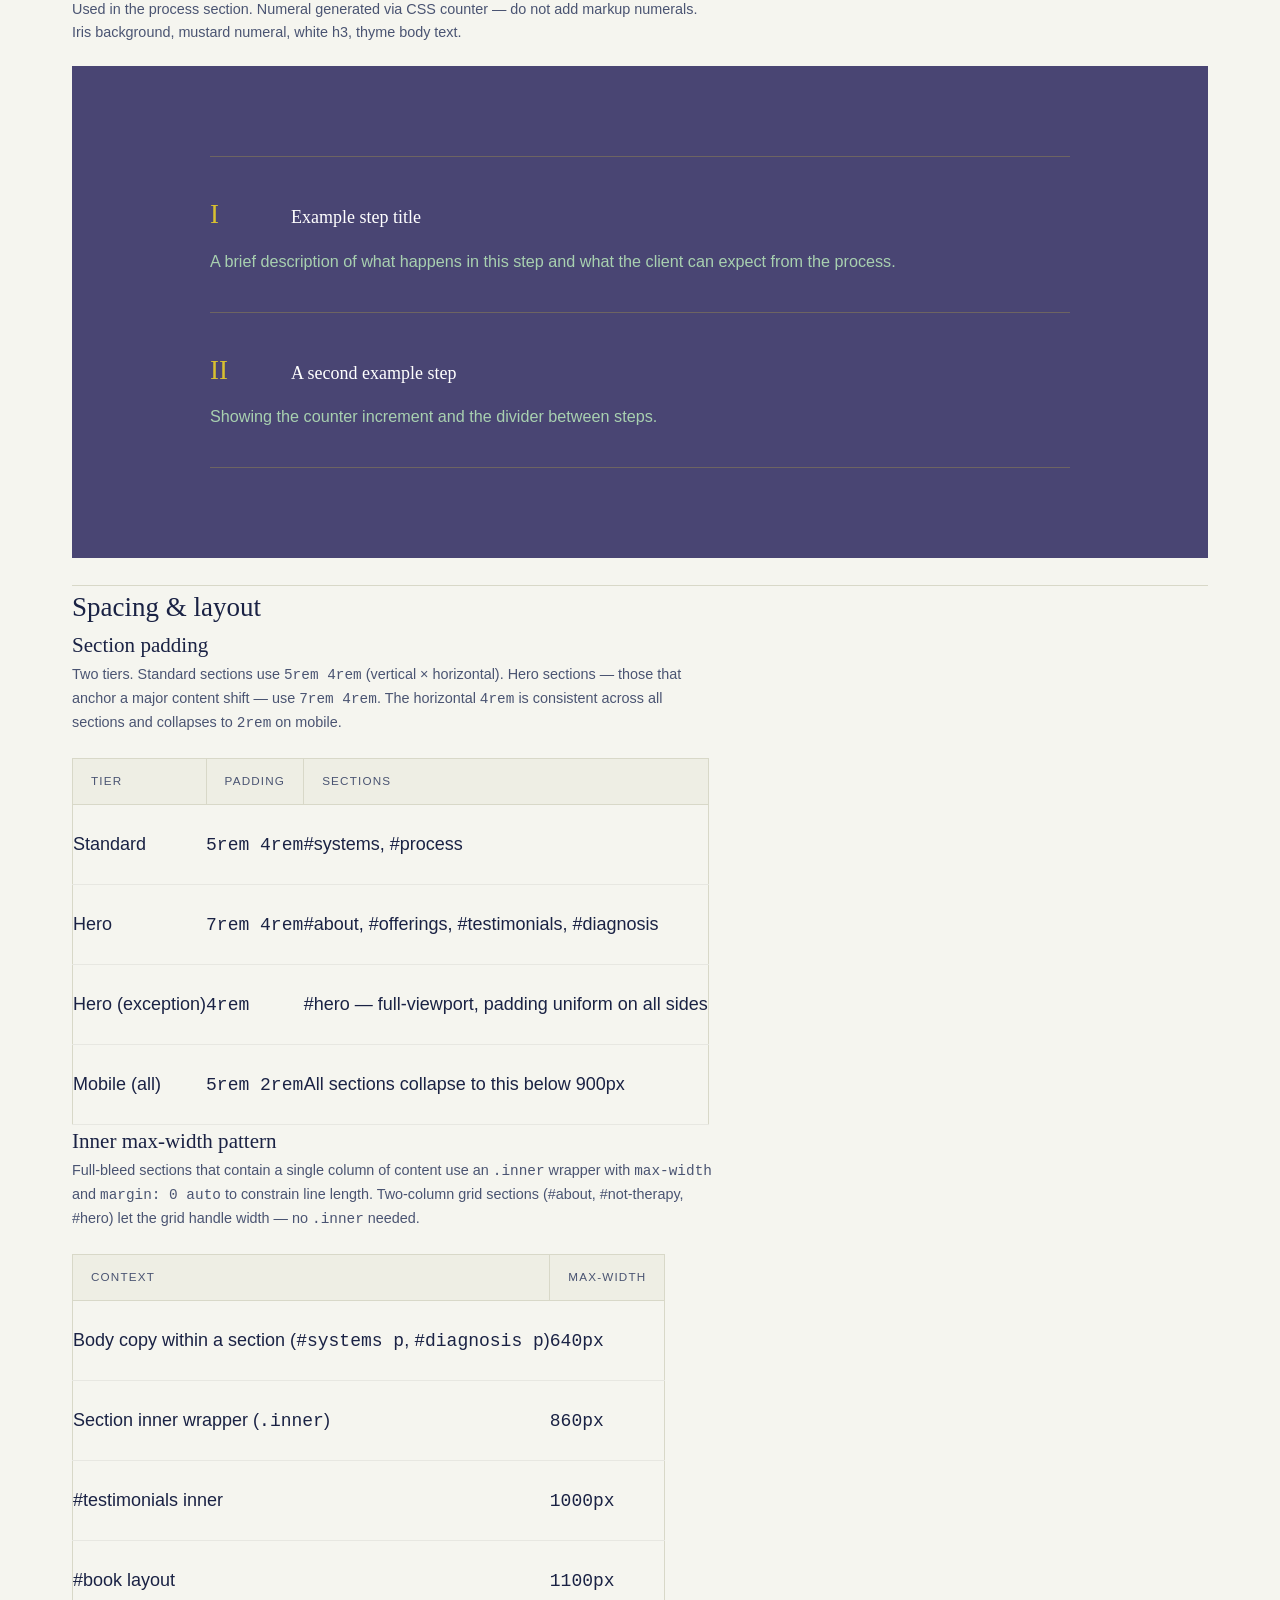
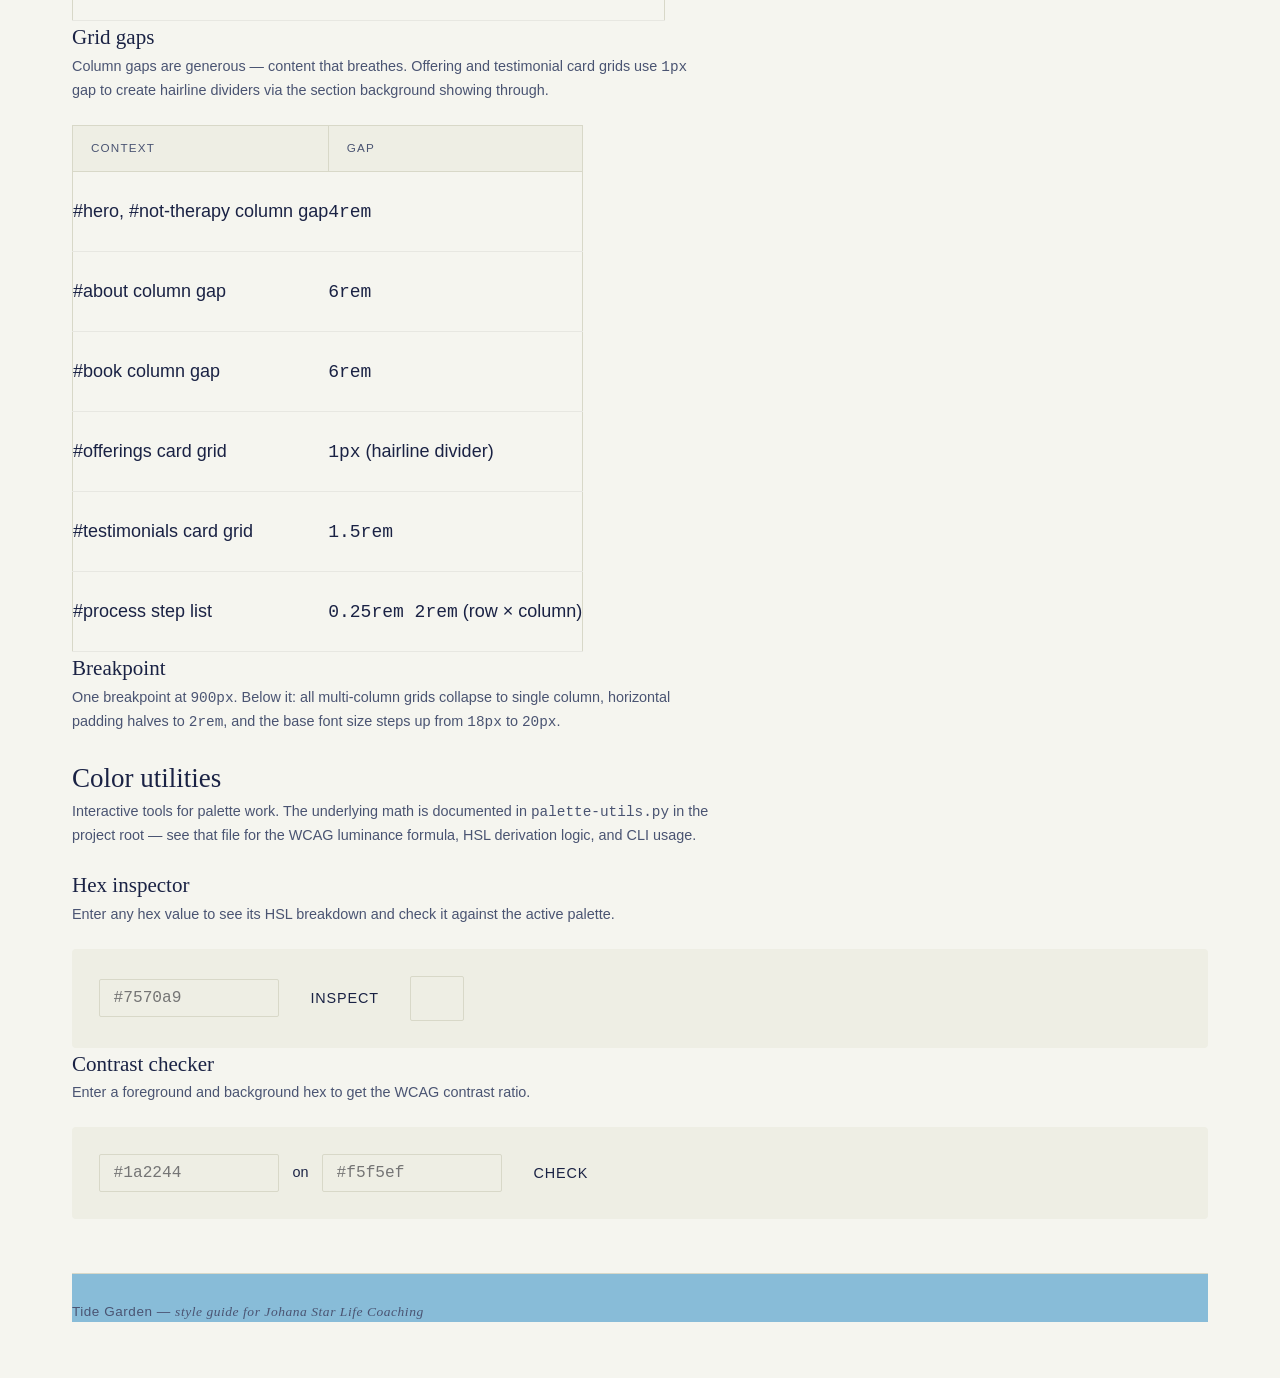
<file: styleguide.html>
<!DOCTYPE html>
<html lang="en">
<head>
<meta charset="UTF-8">
<meta name="viewport" content="width=device-width, initial-scale=1.0">
<title>Tide Garden — Style Guide</title>
<link rel="stylesheet" href="styles.css">
</head>
<body id="styleguide-page">

<header>
  <p>Style guide</p>
  <h1>Tide <em>Garden</em></h1>
</header>

<details id="toc">
  <summary class="toc-label">Contents</summary>
  <ol class="toc-list">
    <li><a href="#about-this-guide">About this guide</a></li>
    <li><a href="#voice">Voice &amp; tone</a></li>
    <li><a href="#palette-table-section">Palette</a>
      <ol>
        <li><a href="#palette-table-section">Palette</a></li>
        <li><a href="#retired">Retired colors</a></li>
        <li><a href="#hue-wheel">Hue wheel</a></li>
        <li><a href="#color-progression">Page progression</a></li>
        <li><a href="#color-pairs">Color combinations</a></li>
        <li><a href="#color-usage">Color usage</a></li>
      </ol>
    </li>
    <li><a href="#typography">Typography</a>
      <ol>
        <li><a href="#type-display">Display</a></li>
        <li><a href="#type-heading">Section heading</a></li>
        <li><a href="#type-subheading">Sub-heading</a></li>
        <li><a href="#type-card-heading">Card heading</a></li>
        <li><a href="#type-body">Body</a></li>
        <li><a href="#type-label">Label / eyebrow</a></li>
        <li><a href="#type-trust-bar">Trust bar</a></li>
        <li><a href="#note">Disclaimer / note</a></li>
        <li><a href="#type-cta">Nav CTA</a></li>
      </ol>
    </li>
    <li><a href="#components">Components</a>
      <ol>
        <li><a href="#nav">Site nav</a></li>
        <li><a href="#banner-ribbon">Banner &amp; ribbon</a></li>
        <li><a href="#tags">Tags</a></li>
        <li><a href="#buttons">Buttons</a></li>
        <li><a href="#flag-badges">Flag badges</a></li>
        <li><a href="#offering-card">Offering card</a></li>
        <li><a href="#process-step">Process step</a></li>
      </ol>
    </li>
    <li><a href="#spacing">Spacing &amp; layout</a></li>
    <li><a href="#utils">Color utilities</a></li>
  </ol>
</details>


<div class="sg-section" id="about-this-guide">
  <h2>About this guide</h2>

  <h3>What this is</h3>
  <p class="component-desc">A living design reference for the Johana Star Life Coaching site. It documents the palette, typography, components, spacing, and voice conventions that govern <code>index.html</code>. It is intended to be read alongside the code, not instead of it.</p>

  <h3>How to read component examples</h3>
  <p class="component-desc">Component examples use generic placeholder text — "Example step title," "A brief description," and so on. This is intentional. The examples demonstrate visual styling, color relationships, and layout; they do not reflect the real site copy. Do not update placeholder text to match the live site unless explicitly asked to do so.</p>
  <p class="component-desc">When a component example appears wrong, assume the issue is visual (color, weight, spacing) rather than textual unless the copy itself is specifically called out.</p>

  <h3>How to keep it current</h3>
  <p class="component-desc">The styleguide drifts from the site when design decisions are made without updating it. The decision log records what changed and why. When updating <code>styles.css</code> or <code>index.html</code>, update the relevant styleguide section in the same pass — not as a separate task.</p>

  <h3>What it is not</h3>
  <p class="component-desc">It is not a copy deck — approved headings live in the project brief. It is not a brand guide — there is no logo usage or print specification. It is not a accessibility audit — contrast ratios are documented in the color combinations section, but full WCAG compliance requires browser testing.</p>
</div>

<div class="sg-section" id="voice">
  <h2>Voice &amp; tone</h2>

  <h3>Core principles</h3>
  <p class="component-desc">Direct, warm, honest — not performative. Front-loads the most important information. Names systems plainly and takes positions. Discloses personal experience naturally, without over-explaining.</p>

  <h3>Naming convention</h3>
  <p class="component-desc">Name things after what they evoke, not what they describe. Applies to palette token names, CSS class names, section names, and copy. Examples: <code>--mustard</code> not <code>--dark-yellow</code>; <code>--abyss</code> not <code>--darkest-blue</code>.</p>

  <h3>Language preferences</h3>
  <table class="palette-table" style="width:auto;">
    <thead>
      <tr><th>Prefer</th><th>Avoid</th><th>Reason</th></tr>
    </thead>
    <tbody>
      <tr><td>Neurodivergent</td><td>Neurodivergent-affirming</td><td>Signals belonging rather than allyship</td></tr>
      <tr><td>Peer support</td><td>Peer coaching</td><td>More accurate to what is offered</td></tr>
      <tr><td>Life Coach</td><td>Peer Life Coach</td><td>Simpler, less jargon</td></tr>
      <tr><td>Recovering from trauma</td><td>In recovery</td><td>Specific; avoids connoting substance use</td></tr>
      <tr><td>American English spelling</td><td>British English</td><td>color, not colour — in copy and code comments</td><!-- intentional British spelling as counter-example --></tr>
    </tbody>
  </table>

  <h3>Singular they</h3>
  <p class="component-desc">Johana uses they/them pronouns. The verb form depends on the subject:</p>
  <table class="palette-table" style="width:auto;">
    <thead>
      <tr><th>Subject</th><th>Verb</th><th>Example</th></tr>
    </thead>
    <tbody>
      <tr><td><em>they</em></td><td>plural</td><td>They are late-diagnosed. They have navigated the SDP.</td></tr>
      <tr><td>Proper name</td><td>singular</td><td>Johana is shadowing as an Independent Facilitator.</td></tr>
    </tbody>
  </table>
  <p class="component-desc">This mirrors how <em>you</em> works — "you are" whether one person or many, but "Alex is" when using the name. With practice, "they are" becomes natural. (<a href="https://www.merriam-webster.com/grammar/singular-nonbinary-they-is-or-they-are">Merriam-Webster</a>)</p>
</div>




<div class="sg-section" id="palette-table-section">
  <h2>Palette — Tide Garden</h2>
  <h3>28 active color tokens across 7 families</h3>
  <p class="component-desc">Rows represent lightness bands — lightest at top, darkest at bottom. Each swatch shows name, hex, and H/S/L values. Families with four colors fill all four rows; others may have empty cells where no color exists at that lightness band.</p>
</div>
<table id="palette-table" class="palette-table">
  <thead>
    <tr>
      <th>White &amp; Lights</th>
      <th>Reds &amp; Pinks</th>
      <th>Oranges</th>
      <th>Yellows</th>
      <th>Greens</th>
      <th>Blues &amp; Darks</th>
      <th>Purples</th>
    </tr>
  </thead>
  <tbody>
    <!-- Row 1 · lightest -->
    <tr>
      <td class="swatch light" style="background:#ffffff;">
        <p class="swatch-name">white</p>
        <p class="swatch-hex">#ffffff</p>
        <p class="swatch-hsl">H/S/L=0°/0%/100%</p>
      </td>
      <td class="swatch light" style="background:#fceef5;">
        <p class="swatch-name">blush</p>
        <p class="swatch-hex">#fceef5</p>
        <p class="swatch-hsl">H/S/L=330°/70%/96%</p>
      </td>
      <td class="swatch light" style="background:#f6edde;">
        <p class="swatch-name">turmeric</p>
        <p class="swatch-hex">#f6edde</p>
        <p class="swatch-hsl">H/S/L=38°/57%/92%</p>
      </td>
      <td class="swatch light" style="background:#faf5c0;">
        <p class="swatch-name">butter</p>
        <p class="swatch-hex">#faf5c0</p>
        <p class="swatch-hsl">H/S/L=55°/85%/87%</p>
      </td>
      <td class="swatch light" style="background:#e8f4ea;">
        <p class="swatch-name">mint</p>
        <p class="swatch-hex">#e8f4ea</p>
        <p class="swatch-hsl">H/S/L=130°/35%/93%</p>
      </td>
      <td class="swatch light" style="background:#d1e5f0;">
        <p class="swatch-name">horizon</p>
        <p class="swatch-hex">#d1e5f0</p>
        <p class="swatch-hsl">H/S/L=201°/51%/88%</p>
      </td>
      <td class="swatch light" style="background:#e7e6f0;">
        <p class="swatch-name">lilac</p>
        <p class="swatch-hex">#e7e6f0</p>
        <p class="swatch-hsl">H/S/L=246°/25%/92%</p>
      </td>
    </tr>

    <!-- Row 2 -->
    <tr>
      <td class="swatch light" style="background:#f5f5ef;">
        <p class="swatch-name">cream</p>
        <p class="swatch-hex">#f5f5ef</p>
        <p class="swatch-hsl">H/S/L=60°/23%/95%</p>
      </td>
      <td class="swatch light" style="background:#e8a0c0;">
        <p class="swatch-name">sakura</p>
        <p class="swatch-hex">#e8a0c0</p>
        <p class="swatch-hsl">H/S/L=333°/61%/77%</p>
      </td>
      <td class="swatch light" style="background:#dcb288;">
        <p class="swatch-name">ginger</p>
        <p class="swatch-hex">#dcb288</p>
        <p class="swatch-hsl">H/S/L=30°/55%/70%</p>
      </td>
      <td class="swatch light" style="background:#d8c030;">
        <p class="swatch-name">mustard</p>
        <p class="swatch-hex">#d8c030</p>
        <p class="swatch-hsl">H/S/L=51°/68%/52%</p>
      </td>
      <td class="swatch light" style="background:#a8d0b0;">
        <p class="swatch-name">thyme</p>
        <p class="swatch-hex">#a8d0b0</p>
        <p class="swatch-hsl">H/S/L=132°/30%/74%</p>
      </td>
      <td class="swatch light" style="background:#88bcd8;">
        <p class="swatch-name">coastal</p>
        <p class="swatch-hex">#88bcd8</p>
        <p class="swatch-hsl">H/S/L=201°/51%/69%</p>
      </td>
      <td class="swatch light" style="background:#c8c6dd;">
        <p class="swatch-name">thistle</p>
        <p class="swatch-hex">#c8c6dd</p>
        <p class="swatch-hsl">H/S/L=245°/25%/82%</p>
      </td>
    </tr>

    <!-- Row 3 -->
    <tr>
      <td class="swatch light" style="background:#eeeee4;">
        <p class="swatch-name">feta</p>
        <p class="swatch-hex">#eeeee4</p>
        <p class="swatch-hsl">H/S/L=60°/23%/91%</p>
      </td>
      <td class="swatch dark" style="background:#c7508c;">
        <p class="swatch-name">peony</p>
        <p class="swatch-hex">#c7508c</p>
        <p class="swatch-hsl">H/S/L=330°/52%/55%</p>
      </td>
      <td class="swatch dark" style="background:#c62810;">
        <p class="swatch-name">saffron</p>
        <p class="swatch-hex">#c62810</p>
        <p class="swatch-hsl">H/S/L=8°/85%/42%</p>
      </td>
      <td class="swatch dark" style="background:#b8a020;">
        <p class="swatch-name">dijon</p>
        <p class="swatch-hex">#b8a020</p>
        <p class="swatch-hsl">H/S/L=51°/70%/42%</p>
      </td>
      <td class="swatch light" style="background:#7aaa82;">
        <p class="swatch-name">sage</p>
        <p class="swatch-hex">#7aaa82</p>
        <p class="swatch-hsl">H/S/L=130°/22%/57%</p>
      </td>
      <td class="swatch dark" style="background:#4a5472;">
        <p class="swatch-name">navy</p>
        <p class="swatch-hex">#4a5472</p>
        <p class="swatch-hsl">H/S/L=225°/21%/37%</p>
      </td>
      <td class="swatch light" style="background:#7570a9;">
        <p class="swatch-name">lavender</p>
        <p class="swatch-hex">#7570a9</p>
        <p class="swatch-hsl">H/S/L=245°/25%/55%</p>
      </td>
    </tr>

    <!-- Row 4 · darkest -->
    <tr>
      <td class="swatch light" style="background:#d8d8c8;">
        <p class="swatch-name">chevre</p>
        <p class="swatch-hex">#d8d8c8</p>
        <p class="swatch-hsl">H/S/L=60°/17%/82%</p>
      </td>
      <td class="swatch dark" style="background:#883060;">
        <p class="swatch-name">cherry</p>
        <p class="swatch-hex">#883060</p>
        <p class="swatch-hsl">H/S/L=327°/48%/36%</p>
      </td>
      <td class="swatch dark" style="background:#b24c19;">
        <p class="swatch-name">cayenne</p>
        <p class="swatch-hex">#b24c19</p>
        <p class="swatch-hsl">H/S/L=20°/75%/40%</p>
      </td>
      <td class="swatch dark" style="background:#6a5800;">
        <p class="swatch-name">molasses</p>
        <p class="swatch-hex">#6a5800</p>
        <p class="swatch-hsl">H/S/L=50°/100%/21%</p>
      </td>
      <td class="swatch dark" style="background:#2a5a32;">
        <p class="swatch-name">pine</p>
        <p class="swatch-hex">#2a5a32</p>
        <p class="swatch-hsl">H/S/L=130°/36%/26%</p>
      </td>
      <td class="swatch dark" style="background:#1a2244;">
        <p class="swatch-name">abyss</p>
        <p class="swatch-hex">#1a2244</p>
        <p class="swatch-hsl">H/S/L=229°/45%/18%</p>
      </td>
      <td class="swatch dark" style="background:#494573;">
        <p class="swatch-name">iris</p>
        <p class="swatch-hex">#494573</p>
        <p class="swatch-hsl">H/S/L=245°/25%/36%</p>
      </td>
    </tr>
  </tbody>
</table>

<div class="retired">
  <h2 id="retired">Retired colors</h2>
  <h3>Defined but not used in the active design</h3>
  <table class="palette-table">
    <tbody>
      <tr>
        <td class="swatch light" style="background:#f8f8f4;">
          <p class="swatch-name">cream (old)</p>
          <p class="swatch-hex">#f8f8f4</p>
        </td>
        <td class="swatch light" style="background:#e0a8c8;">
          <p class="swatch-name">peony (old)</p>
          <p class="swatch-hex">#e0a8c8</p>
        </td>
        <td class="swatch light" style="background:#e27e36;">
          <p class="swatch-name">paprika</p>
          <p class="swatch-hex">#e27e36</p>
        </td>
        <td class="swatch light" style="background:#7f7fbd;">
          <p class="swatch-name">periwinkle</p>
          <p class="swatch-hex">#7f7fbd</p>
        </td>
        <td class="swatch dark" style="background:#6a4c9c;">
          <p class="swatch-name">kikyo</p>
          <p class="swatch-hex">#6a4c9c</p>
        </td>
        <td class="swatch dark" style="background:#5f5a96;">
          <p class="swatch-name">wisteria</p>
          <p class="swatch-hex">#5f5a96</p>
        </td>
        <td class="swatch light" style="background:#8a94b0;">
          <p class="swatch-name">haze</p>
          <p class="swatch-hex">#8a94b0</p>
        </td>
      </tr>
    </tbody>
  </table>
</div>

<div class="sg-section" id="hue-wheel">
  <h2>Hue wheel</h2>
  <h3>All 28 active tokens arranged by hue angle</h3>
  <p class="component-desc">Angle = hue (clockwise from top = 0°). Distance from center = darkness — lighter colors cluster near center, darker toward the edge. Circle size is proportional to the lightness step within each family. Small faded circles at 0°, 90°, 180°, and 270° show the pure hue at that angle for orientation — they are not palette tokens.</p>
  <svg width="100%" viewBox="0 0 680 680" role="img">
    <title>Tide Garden hue wheel</title>
    <desc>28 active palette colors arranged by hue angle around a circle. Distance from center encodes lightness — lighter colors sit closer to center, darker colors toward the edge.</desc>
    <circle cx="340" cy="340" r="270" fill="none" stroke="#d8d8c8" stroke-width="0.5"/>
    <circle cx="340" cy="340" r="190" fill="none" stroke="#d8d8c8" stroke-width="0.5" stroke-dasharray="2 4"/>
    <circle cx="340" cy="340" r="110" fill="none" stroke="#d8d8c8" stroke-width="0.5" stroke-dasharray="2 4"/>
    <circle cx="340" cy="340" r="30"  fill="none" stroke="#d8d8c8" stroke-width="0.5" stroke-dasharray="2 4"/>
    <line x1="340" y1="70" x2="340" y2="610" stroke="#d8d8c8" stroke-width="0.5" stroke-dasharray="2 6"/>
    <line x1="70"  y1="340" x2="610" y2="340" stroke="#d8d8c8" stroke-width="0.5" stroke-dasharray="2 6"/>
    <!-- Reference hue samples at 0°, 90°, 180°, 270° -->
    <circle cx="340.0" cy="70.0"  r="8" fill="#dc3b3b" stroke="#a82020" stroke-width="0.5" opacity="0.6"/>
    <circle cx="610.0" cy="340.0" r="8" fill="#8cdc3b" stroke="#60a820" stroke-width="0.5" opacity="0.6"/>
    <circle cx="340.0" cy="610.0" r="8" fill="#3bdcdc" stroke="#20a8a8" stroke-width="0.5" opacity="0.6"/>
    <circle cx="70.0"  cy="340.0" r="8" fill="#8c3bdc" stroke="#6020a8" stroke-width="0.5" opacity="0.6"/>
    <text class="sg-swatch-sub" x="340" y="52"  text-anchor="middle">0°</text>
    <text class="sg-swatch-sub" x="628" y="344" text-anchor="start">90°</text>
    <text class="sg-swatch-sub" x="340" y="636" text-anchor="middle">180°</text>
    <text class="sg-swatch-sub" x="52"  y="344" text-anchor="end">270°</text>
    <text class="sg-swatch-sub" x="320" y="128" text-anchor="end">reds &amp; pinks</text>
    <text class="sg-swatch-sub" x="502" y="192" text-anchor="start">oranges / yellows</text>
    <text class="sg-swatch-sub" x="520" y="462" text-anchor="start">greens</text>
    <text class="sg-swatch-sub" x="158" y="508" text-anchor="end">blues</text>
    <text class="sg-swatch-sub" x="140" y="424" text-anchor="end">purples</text>
    <text class="sg-swatch-sub" x="432" y="272" text-anchor="start">dairy</text>
    <!-- Dairy -->
    <circle cx="340.0" cy="260.0" r="10" fill="#ffffff" stroke="#d8d8c8" stroke-width="1"/>
    <text class="sg-swatch-sub" x="350" y="252" text-anchor="start">white</text>
    <circle cx="417.5" cy="295.2" r="7"  fill="#f5f5ef" stroke="#d8d8c8" stroke-width="0.5"/>
    <circle cx="424.1" cy="291.4" r="7"  fill="#eeeee4" stroke="#d8d8c8" stroke-width="0.5"/>
    <circle cx="438.9" cy="282.9" r="9"  fill="#d8d8c8" stroke="#b8b8a8" stroke-width="0.5"/>
    <!-- Reds & pinks -->
    <circle cx="296.2" cy="264.1" r="7"  fill="#fceef5" stroke="#e8c0d8" stroke-width="0.5"/>
    <circle cx="283.8" cy="229.8" r="9"  fill="#e8a0c0" stroke="#c878a0" stroke-width="0.5"/>
    <circle cx="257.2" cy="196.7" r="11" fill="#c7508c" stroke="#a83070" stroke-width="0.5"/>
    <circle cx="230.2" cy="170.9" r="11" fill="#883060" stroke="#602040" stroke-width="0.5"/>
    <!-- Oranges -->
    <circle cx="398.6" cy="265.0" r="7"  fill="#f6edde" stroke="#d8c8b0" stroke-width="0.5"/>
    <circle cx="408.5" cy="221.4" r="9"  fill="#dcb288" stroke="#c09060" stroke-width="0.5"/>
    <circle cx="366.5" cy="151.7" r="11" fill="#c62810" stroke="#a01800" stroke-width="0.5"/>
    <circle cx="406.4" cy="157.7" r="11" fill="#b24c19" stroke="#903000" stroke-width="0.5"/>
    <!-- Yellows -->
    <circle cx="425.8" cy="279.9" r="8"  fill="#faf5c0" stroke="#d8d000" stroke-width="0.5"/>
    <circle cx="473.0" cy="232.3" r="10" fill="#d8c030" stroke="#b8a010" stroke-width="0.5"/>
    <circle cx="487.8" cy="220.3" r="10" fill="#b8a020" stroke="#988000" stroke-width="0.5"/>
    <circle cx="516.3" cy="192.1" r="11" fill="#6a5800" stroke="#4a3800" stroke-width="0.5"/>
    <!-- Greens -->
    <circle cx="411.5" cy="400.0" r="7"  fill="#e8f4ea" stroke="#b0d8b8" stroke-width="0.5"/>
    <circle cx="436.2" cy="426.6" r="9"  fill="#a8d0b0" stroke="#78b088" stroke-width="0.5"/>
    <circle cx="463.9" cy="443.9" r="10" fill="#7aaa82" stroke="#508858" stroke-width="0.5"/>
    <circle cx="509.0" cy="481.8" r="11" fill="#2a5a32" stroke="#103818" stroke-width="0.5"/>
    <!-- Blues & darks -->
    <circle cx="303.2" cy="436.0" r="8"  fill="#d1e5f0" stroke="#a0c8e0" stroke-width="0.5"/>
    <circle cx="290.2" cy="469.7" r="10" fill="#88bcd8" stroke="#5898b8" stroke-width="0.5"/>
    <circle cx="198.8" cy="481.2" r="11" fill="#4a5472" stroke="#283450" stroke-width="0.5"/>
    <circle cx="162.0" cy="494.7" r="12" fill="#1a2244" stroke="#080e28" stroke-width="0.5"/>
    <!-- Purples -->
    <circle cx="253.0" cy="378.7" r="7"  fill="#e7e6f0" stroke="#c0bedd" stroke-width="0.5"/>
    <circle cx="236.5" cy="388.3" r="8"  fill="#c8c6dd" stroke="#a0a0c0" stroke-width="0.5"/>
    <circle cx="190.0" cy="409.9" r="10" fill="#7570a9" stroke="#504d88" stroke-width="0.5"/>
    <circle cx="157.3" cy="425.2" r="11" fill="#494573" stroke="#282450" stroke-width="0.5"/>
  </svg>
</div>

<div class="sg-section" id="color-progression">
  <h2>Page color progression</h2>
  <h3>Section backgrounds top to bottom</h3>
  <svg width="100%" viewBox="0 0 680 700" role="img">
    <title>Page color progression top to bottom</title>
    <desc>Column of swatches showing the background color of each section from top to bottom</desc>
    <rect x="40" y="20"  width="200" height="44" rx="4" fill="#f8f8f4" stroke="#d8d8c8" stroke-width="0.5"/>
    <text x="256" y="39"  class="sg-swatch-label">Nav</text>
    <text x="256" y="56"  class="sg-swatch-sub">cream (frosted)</text>
    <rect x="40"  y="76"  width="25" height="24" fill="#e8a0c0"/>
    <rect x="65"  y="76"  width="25" height="24" fill="#883060"/>
    <rect x="90"  y="76"  width="25" height="24" fill="#b24c19"/>
    <rect x="115" y="76"  width="25" height="24" fill="#d8c030"/>
    <rect x="140" y="76"  width="25" height="24" fill="#7aaa82"/>
    <rect x="165" y="76"  width="25" height="24" fill="#88bcd8"/>
    <rect x="190" y="76"  width="25" height="24" fill="#1a2244"/>
    <rect x="215" y="76"  width="25" height="24" fill="#7570a9"/>
    <text x="256" y="91"  class="sg-swatch-label">Banner</text>
    <text x="256" y="108" class="sg-swatch-sub">rainbow stripes</text>
    <rect x="40" y="112" width="200" height="44" rx="4" fill="#f5f5ef" stroke="#d8d8c8" stroke-width="0.5"/>
    <text x="256" y="131" class="sg-swatch-label">Hero</text>
    <text x="256" y="148" class="sg-swatch-sub">cream  #f5f5ef</text>
    <rect x="40" y="168" width="200" height="44" rx="4" fill="#7570a9"/>
    <text x="256" y="187" class="sg-swatch-label">Trust bar</text>
    <text x="256" y="204" class="sg-swatch-sub">lavender  #7570a9</text>
    <rect x="40" y="224" width="200" height="44" rx="4" fill="#e8a0c0"/>
    <text x="256" y="243" class="sg-swatch-label">About</text>
    <text x="256" y="260" class="sg-swatch-sub">sakura  #e8a0c0</text>
    <rect x="40" y="280" width="200" height="44" rx="4" fill="#1a2244"/>
    <text x="256" y="299" class="sg-swatch-label">Not-therapy</text>
    <text x="256" y="316" class="sg-swatch-sub">abyss  #1a2244</text>
    <rect x="40" y="336" width="200" height="44" rx="4" fill="#f6edde" stroke="#d8d8c8" stroke-width="0.5"/>
    <text x="256" y="355" class="sg-swatch-label">Offerings</text>
    <text x="256" y="372" class="sg-swatch-sub">turmeric  #f6edde</text>
    <rect x="40" y="392" width="200" height="44" rx="4" fill="#2a5a32"/>
    <text x="256" y="411" class="sg-swatch-label">Systems</text>
    <text x="256" y="428" class="sg-swatch-sub">pine  #2a5a32</text>
    <rect x="40" y="448" width="200" height="44" rx="4" fill="#494573"/>
    <text x="256" y="467" class="sg-swatch-label">Process</text>
    <text x="256" y="484" class="sg-swatch-sub">iris  #494573</text>
    <rect x="40" y="504" width="200" height="44" rx="4" fill="#883060"/>
    <text x="256" y="523" class="sg-swatch-label">Diagnosis</text>
    <text x="256" y="540" class="sg-swatch-sub">cherry  #883060</text>
    <rect x="40" y="560" width="200" height="44" rx="4" fill="#faf5c0" stroke="#d8d8c8" stroke-width="0.5"/>
    <text x="256" y="579" class="sg-swatch-label">Book / CTA</text>
    <text x="256" y="596" class="sg-swatch-sub">butter  #faf5c0</text>
    <rect x="40"  y="616" width="25" height="6" fill="#e8a0c0"/>
    <rect x="65"  y="616" width="25" height="6" fill="#883060"/>
    <rect x="90"  y="616" width="25" height="6" fill="#b24c19"/>
    <rect x="115" y="616" width="25" height="6" fill="#d8c030"/>
    <rect x="140" y="616" width="25" height="6" fill="#7aaa82"/>
    <rect x="165" y="616" width="25" height="6" fill="#88bcd8"/>
    <rect x="190" y="616" width="25" height="6" fill="#1a2244"/>
    <rect x="215" y="616" width="25" height="6" fill="#7570a9"/>
    <text x="256" y="622" class="sg-swatch-label">Ribbon</text>
    <text x="256" y="634" class="sg-swatch-sub">6px reprise of banner</text>
    <rect x="40" y="632" width="200" height="44" rx="4" fill="#88bcd8"/>
    <text x="256" y="651" class="sg-swatch-label">Footer</text>
    <text x="256" y="663" class="sg-swatch-sub">coastal  #88bcd8</text>
  </svg>
</div>

<div class="sg-section" id="color-pairs">
  <h2>Color combinations</h2>
  <h3>WCAG contrast ratios for approved pairings</h3>
  <p class="component-desc">All text pairings should meet AA (4.5:1) for normal text or AAA (7:1) where possible. Large text and UI components require 3:1 minimum.</p>

  <table class="palette-table">
    <thead>
      <tr>
        <th>Pairing</th>
        <th>Context</th>
        <th>Ratio</th>
        <th>WCAG</th>
        <th>Sample</th>
      </tr>
    </thead>
    <tbody>
      <tr>
        <td>Abyss on white</td><td>Surface text</td><td>15.48</td><td>AAA</td>
        <td style="background:#ffffff;color:#1a2244;padding:0.4rem 0.75rem;">The quick brown fox</td>
      </tr>
      <tr>
        <td>Abyss on cream</td><td>Body text</td><td>14.54</td><td>AAA</td>
        <td style="background:#f8f8f4;color:#1a2244;padding:0.4rem 0.75rem;">The quick brown fox</td>
      </tr>
      <tr>
        <td>Cream on abyss</td><td>Not-therapy section text</td><td>14.54</td><td>AAA</td>
        <td style="background:#1a2244;color:#f5f5ef;padding:0.4rem 0.75rem;">The quick brown fox</td>
      </tr>
      <tr>
        <td>Abyss on butter</td><td>Book/CTA section</td><td>13.93</td><td>AAA</td>
        <td style="background:#faf5c0;color:#1a2244;padding:0.4rem 0.75rem;">The quick brown fox</td>
      </tr>
      <tr>
        <td>Abyss on turmeric</td><td>Offerings section</td><td>13.34</td><td>AAA</td>
        <td style="background:#f6edde;color:#1a2244;padding:0.4rem 0.75rem;">The quick brown fox</td>
      </tr>
      <tr>
        <td>Thyme on iris</td><td>Process body text</td><td>5.17</td><td>AA</td>
        <td style="background:#494573;color:#a8d0b0;padding:0.4rem 0.75rem;">The quick brown fox</td>
      </tr>
      <tr>
        <td>Mustard on iris</td><td>Process accents</td><td>4.83</td><td>AA</td>
        <td style="background:#494573;color:#d8c030;padding:0.4rem 0.75rem;">The quick brown fox</td>
      </tr>
      <tr>
        <td>White on pine</td><td>Systems section</td><td>8.06</td><td>AAA</td>
        <td style="background:#2a5a32;color:#ffffff;padding:0.4rem 0.75rem;">The quick brown fox</td>
      </tr>
      <tr>
        <td>Abyss on coastal</td><td>Footer</td><td>7.54</td><td>AAA</td>
        <td style="background:#88bcd8;color:#1a2244;padding:0.4rem 0.75rem;">The quick brown fox</td>
      </tr>
      <tr>
        <td>Abyss on sakura</td><td>About section</td><td>7.54</td><td>AAA</td>
        <td style="background:#e8a0c0;color:#1a2244;padding:0.4rem 0.75rem;">The quick brown fox</td>
      </tr>
      <tr>
        <td>White on iris</td><td>Process section</td><td>8.82</td><td>AAA</td>
        <td style="background:#494573;color:#ffffff;padding:0.4rem 0.75rem;">The quick brown fox</td>
      </tr>
      <tr>
        <td>Butter on pine</td><td>Systems label</td><td>7.24</td><td>AAA</td>
        <td style="background:#2a5a32;color:#faf5c0;padding:0.4rem 0.75rem;">The quick brown fox</td>
      </tr>
      <tr>
        <td>Pine on butter</td><td>Book/CTA h2 em</td><td>7.24</td><td>AAA</td>
        <td style="background:#faf5c0;color:#2a5a32;padding:0.4rem 0.75rem;">The quick brown fox</td>
      </tr>
      <tr>
        <td>Iris on lilac</td><td>tag-accent</td><td>7.13</td><td>AAA</td>
        <td style="background:#e7e6f0;color:#494573;padding:0.4rem 0.75rem;">Tag label</td>
      </tr>
      <tr>
        <td>Pine on mint</td><td>tag-secondary</td><td>7.12</td><td>AAA</td>
        <td style="background:#e8f4ea;color:#2a5a32;padding:0.4rem 0.75rem;">Tag label</td>
      </tr>
      <tr>
        <td>Cherry on blush</td><td>tag-highlight</td><td>7.08</td><td>AAA</td>
        <td style="background:#fceef5;color:#883060;padding:0.4rem 0.75rem;">Tag label</td>
      </tr>
      <tr>
        <td>Navy on cream</td><td>Mid / muted text</td><td>7.04</td><td>AAA</td>
        <td style="background:#f8f8f4;color:#4a5472;padding:0.4rem 0.75rem;">The quick brown fox</td>
      </tr>
      <tr>
        <td>Molasses on butter</td><td>tag-tertiary</td><td>6.28</td><td>AA</td>
        <td style="background:#faf5c0;color:#6a5800;padding:0.4rem 0.75rem;">Tag label</td>
      </tr>
      <tr>
        <td>White on cherry</td><td>Diagnosis section</td><td>7.96</td><td>AAA</td>
        <td style="background:#883060;color:#ffffff;padding:0.4rem 0.75rem;">The quick brown fox</td>
      </tr>
      <tr>
        <td>Saffron on turmeric</td><td>tag-warm</td><td>4.87</td><td>AA</td>
        <td style="background:#f6edde;color:#c62810;padding:0.4rem 0.75rem;">Tag label</td>
      </tr>
      <tr>
        <td>Thistle on cherry</td><td>Diagnosis em + label</td><td>4.77</td><td>AA</td>
        <td style="background:#883060;color:#c8c6dd;padding:0.4rem 0.75rem;">The quick brown fox</td>
      </tr>
      <tr>
        <td>Cream on cherry</td><td>Diagnosis body text</td><td>7.27</td><td>AAA</td>
        <td style="background:#883060;color:#f5f5ef;padding:0.4rem 0.75rem;">The quick brown fox</td>
      </tr>
      <tr>
        <td>Cayenne on turmeric</td><td>Offerings h3</td><td>4.59</td><td>AA</td>
        <td style="background:#f6edde;color:#b24c19;padding:0.4rem 0.75rem;">The quick brown fox</td>
      </tr>
      <tr>
        <td>White on lavender</td><td>Trust bar</td><td>4.52</td><td>AA</td>
        <td style="background:#7570a9;color:#ffffff;padding:0.4rem 0.75rem;">The quick brown fox</td>
      </tr>
    </tbody>
  </table>

</div>

<div class="usage-section">
  <h2 id="color-usage">Color usage</h2>
  <h3>Estimated visual weight in index.html — area × role × frequency of rendered elements</h3>
  <div class="usage-chart" id="usageChart"></div>
</div>



<div class="type-section">
  <h2 id="typography">Typography</h2>
  <h3>Two typefaces — serif for display, sans-serif for body</h3>

  <div id="type-display" class="type-specimen">
    <p class="type-label">Display — Cormorant Garamond 300</p>
    <p class="type-meta">h1 · clamp(2.6rem, 5vw, 4rem) · tracking −0.01em · leading 1.1</p>
    <p class="type-example type-h1">A headline that <em>speaks directly</em> to the reader.</p>
  </div>

  <div id="type-heading" class="type-specimen">
    <p class="type-label">Section heading — Cormorant Garamond 300</p>
    <p class="type-meta">h2 · clamp(2rem, 3.5vw, 2.8rem) · leading 1.2</p>
    <p class="type-example type-h2">A section heading that sets the tone — <em>specific and honest.</em></p>
  </div>

  <div id="type-subheading" class="type-specimen">
    <p class="type-label">Sub-heading — Cormorant Garamond 300</p>
    <p class="type-meta">h3 · clamp(1.8rem, 3vw, 2.4rem) · leading 1.2</p>
    <p class="type-example type-h3">A sub-heading that introduces a topic or <em>card group.</em></p>
  </div>

  <div id="type-card-heading" class="type-specimen">
    <p class="type-label">Card / step heading — DM Sans 500</p>
    <p class="type-meta">h3 · 1rem · weight 500</p>
    <p class="type-example type-h3-card">Card or step heading — concise and actionable</p>
  </div>

  <div id="type-body" class="type-specimen">
    <p class="type-label">Body — DM Sans 300</p>
    <p class="type-meta">p · 0.95–1.05rem · leading 1.75–1.85</p>
    <p class="type-example type-body">Body copy is set in DM Sans at 300 weight. It is warm and direct — written to be read by someone who may be tired, overwhelmed, or skeptical. Line height is generous. Sentences are honest.</p>
  </div>

  <div id="type-label" class="type-specimen">
    <p class="type-label">Label / eyebrow — DM Sans 500</p>
    <p class="type-meta">0.72rem · weight 500 · tracking 0.14em · uppercase</p>
    <p class="type-example type-label-ex">Section label · Location</p>
  </div>

  <div id="type-trust-bar" class="type-specimen">
    <p class="type-label">Trust bar — DM Sans 500</p>
    <p class="type-meta">0.75rem · weight 500 · tracking 0.08em · uppercase</p>
    <p class="type-example type-trust">Trust signal · Identity · Community</p>
  </div>

  <div class="type-specimen" id="note">
    <p class="type-label">Disclaimer / note — DM Sans 300</p>
    <p class="type-meta">0.8rem · leading 1.6 · sakura left border · matches btn-ghost border style</p>
    <p class="type-example type-note">A clarifying note or disclaimer — smaller, quieter text with a sakura left border to mark it as distinct from body copy. Note visually corresponds with <a href="#buttons">btn-ghost</a>.</p>
  </div>

  <div id="type-cta" class="type-specimen">
    <p class="type-label">Nav CTA — DM Sans 400</p>
    <p class="type-meta">0.8rem · weight 400 · tracking 0.06em · uppercase</p>
    <p class="type-example type-cta">Primary action</p>
  </div>
</div>



<div class="components-section">
  <h2 id="components">Components</h2>
  <h3>Reusable elements and their approved color combinations</h3>

  <!-- Tags -->
  <div id="tags" class="component-group">
    <p class="component-label">Tags</p>
    <p class="component-desc">Five semantic variants. Default background is cream. On colored section backgrounds, some variants need overrides — see examples below.</p>

    <p class="component-sublabel">Default (cream background)</p>
    <div class="component-example">
      <ul class="sg-tags">
        <li class="tag tag-accent">Accent tag</li>
        <li class="tag tag-secondary">Secondary tag</li>
        <li class="tag tag-tertiary">Tertiary tag</li>
        <li class="tag tag-highlight">Highlight tag</li>
        <li class="tag tag-warm">Warm tag</li>
      </ul>
    </div>

    <p class="component-sublabel">On sakura — tag-highlight substituted with horizon/coastal</p>
    <div class="component-example sg-example-sakura">
      <div id="about">
        <ul class="sg-tags">
          <li class="tag tag-accent">Accent tag</li>
          <li class="tag tag-secondary">Secondary tag</li>
          <li class="tag tag-tertiary">Tertiary tag</li>
          <li class="tag tag-highlight">Highlight tag</li>
          <li class="tag tag-warm">Warm tag</li>
        </ul>
      </div>
    </div>

    <p class="component-sublabel">On pine — tag-secondary uses butter text</p>
    <div class="component-example sg-example-pine">
      <ul class="sg-tags">
        <li class="tag tag-accent">Accent tag</li>
        <li class="tag tag-secondary">Secondary tag</li>
        <li class="tag tag-tertiary">Tertiary tag</li>
        <li class="tag tag-highlight">Highlight tag</li>
        <li class="tag tag-warm">Warm tag</li>
      </ul>
    </div>

    <p class="component-note">tag-highlight and tag-warm both blend into the sakura section background — both use the horizon/coastal/abyss override. A better warm-toned override for tag-warm on sakura is worth researching. tag-warm uses turmeric bg, ginger border, saffron text (AA 4.87). All five tag variants pass AA on pine, iris, and cherry with no overrides needed.</p>
  </div>

  <!-- Nav (mockup) -->
  <div id="nav" class="component-group">
    <p class="component-label">Site nav</p>
    <p class="component-desc">Fixed to top of page. Cream-88 background with backdrop blur. Lavender CTA button. Hides on scroll down, reappears on scroll up. Shown below as a non-interactive mockup — a real &lt;nav&gt; cannot be nested here without collision.</p>
    <div class="component-example sg-nav-mockup">
      <span class="sg-nav-logo">Johana Star</span>
      <div class="sg-nav-actions">
        <a class="sg-nav-ghost">My story</a>
        <span class="sg-nav-cta">Book a call</span>
      </div>
    </div>
  </div>

  <!-- Banner & ribbon -->
  <div id="banner-ribbon" class="component-group">
    <p class="component-label">Banner &amp; ribbon</p>
    <p class="component-desc">The banner is an <code>aria-hidden</code> decorative stripe bar directly below the nav. Eight palette colors in a fixed sequence — sakura → cherry → cayenne → mustard → sage → coastal → abyss → lavender — functioning as a visual table of contents for the page's color journey. The ribbon is an identical stripe bar at 6px tall placed directly above the footer, reprising the same sequence as a closing callback. Both use the same <code>.stripe</code> and <code>-bg</code> classes; height is the only difference.</p>

    <p class="component-sublabel">Banner — 3.75rem</p>
    <div style="display:flex;height:3.75rem;border-radius:4px;overflow:hidden;">
      <div class="stripe sakura-bg"  style="flex:1;"></div>
      <div class="stripe cherry-bg"  style="flex:1;"></div>
      <div class="stripe cayenne-bg" style="flex:1;"></div>
      <div class="stripe mustard-bg" style="flex:1;"></div>
      <div class="stripe sage-bg"    style="flex:1;"></div>
      <div class="stripe coastal-bg" style="flex:1;"></div>
      <div class="stripe abyss-bg"   style="flex:1;"></div>
      <div class="stripe lavender-bg" style="flex:1;"></div>
    </div>

    <p class="component-sublabel">Ribbon — 6px (0.375rem)</p>
    <div style="display:flex;height:6px;border-radius:2px;overflow:hidden;">
      <div class="stripe sakura-bg"  style="flex:1;"></div>
      <div class="stripe cherry-bg"  style="flex:1;"></div>
      <div class="stripe cayenne-bg" style="flex:1;"></div>
      <div class="stripe mustard-bg" style="flex:1;"></div>
      <div class="stripe sage-bg"    style="flex:1;"></div>
      <div class="stripe coastal-bg" style="flex:1;"></div>
      <div class="stripe abyss-bg"   style="flex:1;"></div>
      <div class="stripe lavender-bg" style="flex:1;"></div>
    </div>

    <p class="component-note">Color order mirrors the page's section progression — the banner says "here's what's coming," the ribbon says "here's what you saw." The sequence is fixed; do not reorder. Colors reference CSS custom properties so they participate in the token system despite being in decorative markup.</p>
  </div>


  <!-- Buttons -->
  <div id="buttons" class="component-group">
    <p class="component-label">Buttons</p>
    <p class="component-desc">Two variants. btn-primary for primary actions, btn-ghost for secondary navigation links. btn-ghost visually corresponds with <a href="#note">note</a>.</p>
    <div class="component-example">
      <a href="#" class="btn-primary" onclick="return false;">Book your free discovery call</a>
      <a href="#" class="btn-ghost" onclick="return false;">My story</a>
    </div>
  </div>

  <!-- Flag badges -->
  <div id="flag-badges" class="component-group">
    <p class="component-label">Flag badges</p>
    <p class="component-desc">Inline SVG badges sized to cap height of surrounding text. Use alt text for accessibility. Colors are hardcoded to specific palette tokens which roughly correspond to pride flag colors.</p>
    <div class="component-example">
      Trans
      <img class="flag-badge" src="images/flag-trans.svg" alt="Trans pride flag">
      &amp; nonbinary
      <img class="flag-badge" src="images/flag-nonbinary.svg" alt="Nonbinary pride flag">
    </div>
  </div>

  <!-- Offering card -->
  <div id="offering-card" class="component-group">
    <p class="component-label">Offering card</p>
    <p class="component-desc">Used in the offerings grid. White surface on turmeric background. Icon in feta, h3 in cayenne.</p>
    <div class="component-example sg-offering-example">
      <article class="card sg-card">
        <div class="icon">
          <img src="images/mug.svg" alt="" aria-hidden="true">
        </div>
        <h3 class="sg-card-h3">Example offering title</h3>
        <p class="sg-card-p">A brief description of what this offering covers and how it supports the client in practical terms.</p>
      </article>
    </div>
  </div>

  <!-- Process step -->
  <div id="process-step" class="component-group">
    <p class="component-label">Process step</p>
    <p class="component-desc">Used in the process section. Numeral generated via CSS counter — do not add markup numerals. Iris background, mustard numeral, white h3, thyme body text.</p>
    <section id="process">
      <div class="inner">
        <ol>
          <li class="step">
            <h3>Example step title</h3>
            <p>A brief description of what happens in this step and what the client can expect from the process.</p>
          </li>
          <li class="step">
            <h3>A second example step</h3>
            <p>Showing the counter increment and the divider between steps.</p>
          </li>
        </ol>
      </div>
    </section>
  </div>

</div>

<div class="sg-section" id="spacing">
  <h2>Spacing &amp; layout</h2>

  <h3>Section padding</h3>
  <p class="component-desc">Two tiers. Standard sections use <code>5rem 4rem</code> (vertical × horizontal). Hero sections — those that anchor a major content shift — use <code>7rem 4rem</code>. The horizontal <code>4rem</code> is consistent across all sections and collapses to <code>2rem</code> on mobile.</p>
  <table class="palette-table" style="width:auto;">
    <thead><tr><th>Tier</th><th>Padding</th><th>Sections</th></tr></thead>
    <tbody>
      <tr><td>Standard</td><td><code>5rem 4rem</code></td><td>#systems, #process</td></tr>
      <tr><td>Hero</td><td><code>7rem 4rem</code></td><td>#about, #offerings, #testimonials, #diagnosis</td></tr>
      <tr><td>Hero (exception)</td><td><code>4rem</code></td><td>#hero — full-viewport, padding uniform on all sides</td></tr>
      <tr><td>Mobile (all)</td><td><code>5rem 2rem</code></td><td>All sections collapse to this below 900px</td></tr>
    </tbody>
  </table>

  <h3>Inner max-width pattern</h3>
  <p class="component-desc">Full-bleed sections that contain a single column of content use an <code>.inner</code> wrapper with <code>max-width</code> and <code>margin: 0 auto</code> to constrain line length. Two-column grid sections (#about, #not-therapy, #hero) let the grid handle width — no <code>.inner</code> needed.</p>
  <table class="palette-table" style="width:auto;">
    <thead><tr><th>Context</th><th>Max-width</th></tr></thead>
    <tbody>
      <tr><td>Body copy within a section (<code>#systems p</code>, <code>#diagnosis p</code>)</td><td><code>640px</code></td></tr>
      <tr><td>Section inner wrapper (<code>.inner</code>)</td><td><code>860px</code></td></tr>
      <tr><td>#testimonials inner</td><td><code>1000px</code></td></tr>
      <tr><td>#book layout</td><td><code>1100px</code></td></tr>
    </tbody>
  </table>

  <h3>Grid gaps</h3>
  <p class="component-desc">Column gaps are generous — content that breathes. Offering and testimonial card grids use <code>1px</code> gap to create hairline dividers via the section background showing through.</p>
  <table class="palette-table" style="width:auto;">
    <thead><tr><th>Context</th><th>Gap</th></tr></thead>
    <tbody>
      <tr><td>#hero, #not-therapy column gap</td><td><code>4rem</code></td></tr>
      <tr><td>#about column gap</td><td><code>6rem</code></td></tr>
      <tr><td>#book column gap</td><td><code>6rem</code></td></tr>
      <tr><td>#offerings card grid</td><td><code>1px</code> (hairline divider)</td></tr>
      <tr><td>#testimonials card grid</td><td><code>1.5rem</code></td></tr>
      <tr><td>#process step list</td><td><code>0.25rem 2rem</code> (row × column)</td></tr>
    </tbody>
  </table>

  <h3>Breakpoint</h3>
  <p class="component-desc">One breakpoint at <code>900px</code>. Below it: all multi-column grids collapse to single column, horizontal padding halves to <code>2rem</code>, and the base font size steps up from <code>18px</code> to <code>20px</code>.</p>
</div>

<div class="sg-section" id="utils">
  <h2>Color utilities</h2>
  <p class="component-desc">Interactive tools for palette work. The underlying math is documented in <code>palette-utils.py</code> in the project root — see that file for the WCAG luminance formula, HSL derivation logic, and CLI usage.</p>

  <h3>Hex inspector</h3>
  <p class="component-desc">Enter any hex value to see its HSL breakdown and check it against the active palette.</p>
  <div class="component-example" style="padding:1.5rem;">
    <div style="display:flex;gap:0.75rem;align-items:center;flex-wrap:wrap;">
      <input id="util-hex" type="text" placeholder="#7570a9" maxlength="7"
        style="font-family:'DM Mono','Courier New',monospace;font-size:0.9rem;padding:0.5rem 0.75rem;border:1px solid var(--chevre);border-radius:2px;background:var(--surface);color:var(--text);width:10rem;">
      <button onclick="utilInspect()"
        style="font-size:0.8rem;padding:0.5rem 1rem;background:var(--accent);color:var(--surface);border:none;border-radius:2px;cursor:pointer;letter-spacing:0.06em;text-transform:uppercase;">Inspect</button>
      <div id="util-hex-preview" style="width:3rem;height:2.5rem;border-radius:2px;border:1px solid var(--chevre);"></div>
    </div>
    <div id="util-hex-result" style="margin-top:1rem;font-family:'DM Mono','Courier New',monospace;font-size:0.82rem;color:var(--text-mid);line-height:1.8;"></div>
  </div>

  <h3>Contrast checker</h3>
  <p class="component-desc">Enter a foreground and background hex to get the WCAG contrast ratio.</p>
  <div class="component-example" style="padding:1.5rem;">
    <div style="display:flex;gap:0.75rem;align-items:center;flex-wrap:wrap;">
      <input id="util-fg" type="text" placeholder="#1a2244" maxlength="7"
        style="font-family:'DM Mono','Courier New',monospace;font-size:0.9rem;padding:0.5rem 0.75rem;border:1px solid var(--chevre);border-radius:2px;background:var(--surface);color:var(--text);width:10rem;">
      <span style="font-size:0.8rem;color:var(--text-mid);">on</span>
      <input id="util-bg" type="text" placeholder="#f5f5ef" maxlength="7"
        style="font-family:'DM Mono','Courier New',monospace;font-size:0.9rem;padding:0.5rem 0.75rem;border:1px solid var(--chevre);border-radius:2px;background:var(--surface);color:var(--text);width:10rem;">
      <button onclick="utilContrast()"
        style="font-size:0.8rem;padding:0.5rem 1rem;background:var(--accent);color:var(--surface);border:none;border-radius:2px;cursor:pointer;letter-spacing:0.06em;text-transform:uppercase;">Check</button>
    </div>
    <div id="util-contrast-result" style="margin-top:1rem;font-size:0.9rem;line-height:1.8;"></div>
  </div>
</div>

<script>
const PALETTE = {
  white:'#ffffff', cream:'#f5f5ef', feta:'#eeeee4', chevre:'#d8d8c8',
  blush:'#fceef5', sakura:'#e8a0c0', peony:'#c7508c', cherry:'#883060',
  turmeric:'#f6edde', ginger:'#dcb288', saffron:'#c62810', cayenne:'#b24c19',
  butter:'#faf5c0', mustard:'#d8c030', dijon:'#b8a020', molasses:'#6a5800',
  mint:'#e8f4ea', thyme:'#a8d0b0', sage:'#7aaa82', pine:'#2a5a32',
  horizon:'#d1e5f0', coastal:'#88bcd8', navy:'#4a5472', abyss:'#1a2244',
  lilac:'#e7e6f0', thistle:'#c8c6dd', lavender:'#7570a9', iris:'#494573',
};

function hexToRgb(hex) {
  hex = hex.replace('#','');
  return [parseInt(hex.slice(0,2),16)/255, parseInt(hex.slice(2,4),16)/255, parseInt(hex.slice(4,6),16)/255];
}

function hexToHsl(hex) {
  let [r,g,b] = hexToRgb(hex);
  let max=Math.max(r,g,b), min=Math.min(r,g,b), l=(max+min)/2, s=0, h=0;
  if (max !== min) {
    let d = max-min;
    s = l > 0.5 ? d/(2-max-min) : d/(max+min);
    switch(max) {
      case r: h=((g-b)/d+(g<b?6:0))/6; break;
      case g: h=((b-r)/d+2)/6; break;
      case b: h=((r-g)/d+4)/6; break;
    }
  }
  return [Math.round(h*360), Math.round(s*100), Math.round(l*100)];
}

function linearize(c) { return c<=0.04045 ? c/12.92 : Math.pow((c+0.055)/1.055, 2.4); }

function luminance(hex) {
  let [r,g,b] = hexToRgb(hex);
  return 0.2126*linearize(r) + 0.7152*linearize(g) + 0.0722*linearize(b);
}

function contrastRatio(hex1, hex2) {
  let l1=luminance(hex1), l2=luminance(hex2);
  let light=Math.max(l1,l2), dark=Math.min(l1,l2);
  return ((light+0.05)/(dark+0.05)).toFixed(2);
}

function wcagLevel(r) {
  return r>=7 ? 'AAA' : r>=4.5 ? 'AA' : r>=3 ? 'AA Large' : 'Fail';
}

function normalizeHex(val) {
  val = val.trim();
  if (!val.startsWith('#')) val = '#'+val;
  return val.toLowerCase();
}

function utilInspect() {
  const hex = normalizeHex(document.getElementById('util-hex').value);
  if (!/^#[0-9a-f]{6}$/.test(hex)) { document.getElementById('util-hex-result').textContent = 'Enter a valid 6-digit hex.'; return; }
  document.getElementById('util-hex-preview').style.background = hex;
  const [h,s,l] = hexToHsl(hex);
  const match = Object.entries(PALETTE).find(([,v]) => v === hex);
  const name = match ? ` — ${match[0]}` : ' — not in active palette';
  let out = `${hex}${name}
H/S/L = ${h}°/${s}%/${l}%`;
  const pairs = Object.entries(PALETTE).map(([n,v]) => {
    const r = contrastRatio(hex, v);
    return [n, v, parseFloat(r)];
  }).filter(([,, r]) => r >= 4.5).sort((a,b) => b[2]-a[2]);
  if (pairs.length) {
    out += '

Passes AA or better against:';
    pairs.forEach(([n,,r]) => out += `
  ${n.padEnd(12)} ${r.toFixed(2)}  ${wcagLevel(r)}`);
  }
  document.getElementById('util-hex-result').textContent = out;
}

function utilContrast() {
  const fg = normalizeHex(document.getElementById('util-fg').value);
  const bg = normalizeHex(document.getElementById('util-bg').value);
  if (!/^#[0-9a-f]{6}$/.test(fg) || !/^#[0-9a-f]{6}$/.test(bg)) {
    document.getElementById('util-contrast-result').textContent = 'Enter valid 6-digit hex values for both fields.'; return;
  }
  const r = contrastRatio(fg, bg);
  const level = wcagLevel(parseFloat(r));
  const el = document.getElementById('util-contrast-result');
  el.innerHTML = `<span style="display:inline-block;padding:0.5rem 1.5rem;background:${bg};color:${fg};border-radius:2px;font-family:'DM Mono','Courier New',monospace;font-size:0.85rem;margin-bottom:0.5rem;">Sample text</span><br>${fg} on ${bg} — <strong>${r}:1</strong> &nbsp; ${level}`;
}

document.getElementById('util-hex').addEventListener('keydown', e => { if(e.key==='Enter') utilInspect(); });
document.getElementById('util-fg').addEventListener('keydown', e => { if(e.key==='Enter') utilContrast(); });
document.getElementById('util-bg').addEventListener('keydown', e => { if(e.key==='Enter') utilContrast(); });
</script>

<footer>
  <p>Tide Garden &mdash; <em>style guide for Johana Star Life Coaching</em></p>
</footer>

<script src="script.js" defer></script>
<script src="styleguide.js" defer></script>
</body>
</html>
</file>
<file: styles.css>
/* ─── reset & base ─────────────────────────────────────────────────────────── */
  *, *::before, *::after {
    box-sizing: border-box;
    margin: 0;
    padding: 0;
  }
  /* Tide Garden palette */
  :root {
    /* ─── color tokens ─────────────────────────────────────────────────────────
       Color wheel relationships:
         · coastal (H=201°), navy (H=225°), and abyss (H=229°) are
           analogous — a nautical blue cluster spanning 28°
         · mustard (H=51°) and lavender (H=245°) are near-complementary
           (194° apart) — they pop against each other
         · mustard (H=51°) and coastal (H=201°) are near-complementary
           (150° apart)
         · lavender (H=245°) sits 44° from coastal — a wider analogous gap
           than the original 24° with coastal/periwinkle
         · sakura (H=333°) and sage (H=130°) are near-complementary
           (157° apart) — warm pink against cool green
         · mustard (H=51°), sage (H=130°), and sakura (H=333°) form a
           split-complementary triad around sage
       Sibling relationships:
         · cherry is a sibling of sakura, not simply a darkened version —
           hue shifts 6°, saturation drops 13%, lightness drops 41°
         · dijon is effectively mustard darkened — hue drift of only 0.9°
      Note: all color math here is Claude-generated. Trust, but verify.
    */
    /*
    Color families (Tide Garden palette):
    lights & whites: theming is dairy
    reds & pinks: theming is floral & fruity
    oranges: theming is culinary, spices
    yellows: theming is culinary, condiments — a complete light-to-dark progression:
        butter (lightest) → mustard → dijon → molasses (darkest)
    greens: theming is culinary, herbal
    darks & blues: theming is nautical
    purples: theming is floral & astronomical
    */

    /* dairy — lights & whites */
    --white:        #ffffff;
    --cream:        #f5f5ef;   /* H=60° S=23% L=95% — warmer and more distinct from white than previous #f8f8f4 (L=96.5%) */
    --feta:         #eeeee4;
    --chevre:       #d8d8c8;

    /* reds & pinks — floral & fruity */
    --blush:        #fceef5;   /* sakura (L=77.5%) lightened 15.0 lightness points to L=92.5% → blush */
    --sakura:       #e8a0c0;
    --peony:        #c7508c;   /* sakura sibling: H=330° S=52% L=55% — midpoint between sakura (L=77%) and cherry (L=36%) */
    --cherry:       #883060;   /* sakura sibling: H=327° S=48% L=36% vs sakura H=333° S=61% L=77% */

    /* oranges — culinary, spices */
    --turmeric:     #f6edde;
    --ginger:       #dcb288;   /* turmeric (L=91.8%) darkened ~22 lightness points → ginger; H=30° S=55% */
    --saffron:      #c62810;   /* deep red-orange; H=8° S=85% L=42% — redder than cayenne (H=20°), similar depth */
    --cayenne:      #b24c19;

    /* yellows — culinary, condiments */
    --butter:    #faf5c0;   /* mustard (L=51.2%) lightened 40.0 lightness points to L=91.2% → butter */
    --mustard:      #d8c030;
    --dijon:        #b8a020;   /* mustard (L=51.2%) darkened 7.0 lightness points to L=44.2% */
    --molasses:     #6a5800;   /* dijon (L=42.4%) darkened 21.6 lightness points to L=20.8% → molasses */

    /* greens — culinary, herbal */
    --mint:         #e8f4ea;   /* sage (L=57.6%) lightened 35.0 lightness points to L=92.6% */
    --thyme:        #a8d0b0;   /* sage (L=57.6%) lightened 15.0 lightness points to L=72.6% */
    --sage:         #7aaa82;
    --pine:         #2a5a32;   /* sage (L=57.6%) darkened 35.0 lightness points to L=22.6% → pine */

    /* blues & darks — nautical */
    --coastal:      #88bcd8;   /* shallows was considered but coastal retained */
    --horizon:      #d1e5f0;   /* coastal (L=69%) lightened 19.0 lightness points to L=88% */
    --navy:         #4a5472;
    --abyss:        #1a2244;   /* swapped — abyss is now the deepest blue */

    /* purples — floral & astronomical */
    --lilac:        #e7e6f0;   /* lavender (L=55.1%) lightened to L=92.3% → lilac */
    --thistle:      #c8c6dd;   /* lavender (L=55.1%) lightened 27.0 lightness points to L=82.1% → thistle */
    --lavender:     #7570a9;
    --iris:         #494573;   /* lavender (L=55.1%) darkened 19.0 lightness points to L=36.1% → iris */

    --serif: 'Cormorant Garamond', serif;

    /* ─── tints and shades ──────────────────────────────────────────────────────
       All tints and shades are now defined within their color family above.
       native CSS cannot compute derived values; use Sass or a design tool to
       recalculate if palette colors change */

    /* ─── opacity variants ──────────────────────────────────────────────────────
       Hardcoded rgba values are intentional — plain CSS cannot derive alpha
       variants from a custom property value. color-mix() could do this in
       modern browsers but adds complexity without meaningful gain here. */
    --cream-88:      rgba(245,245,239,0.88);
    --cream-60:      rgba(245,245,239,0.60);
    --cream-35:      rgba(245,245,239,0.35);
    --cream-15:      rgba(245,245,239,0.15);
    --cream-6:       rgba(245,245,239,0.06);
    --white-85:      rgba(255,255,255,0.85);
    --white-15:      rgba(255,255,255,0.15);
    --lavender-15:   rgba(117,112,169,0.15);
    --mustard-25:    rgba(216,192,48,0.25);
    --abyss-8:       rgba(26,34,68,0.08);
  }

  html {
    /* The browser default is 16px. Setting font-size here scales all rem values
       throughout the stylesheet proportionally — increasing this value makes
       everything larger without touching individual rules. */
    font-size: 18px;
  }
  html, body {
    overflow-x: hidden;
    max-width: 100%;
  }
  body {
    font-family: 'DM Sans', sans-serif;
    background: var(--cream);
    color: var(--abyss);
    line-height: 1.6;
    font-weight: 300;
  }
  h1, h2, h3, h4, body > nav .logo, footer .logo, .quote blockquote {
    font-family: var(--serif);
  }
  h1, h2, h3, h4 { font-weight: 300; }
/* ─── nav ──────────────────────────────────────────────────────────────────── */
  body > nav {
    position: fixed;
    top: 0;
    left: 0;
    right: 0;
    z-index: 100;
    display: flex;
    justify-content: space-between;
    align-items: center;
    padding: 1.25rem 4rem;
    background: var(--cream-88);
    backdrop-filter: blur(12px);
    border-bottom: 1px solid var(--lavender-15);
    transition: transform 0.3s ease;
  }
  body > nav.nav-hidden {
    transform: translateY(-100%);
  }
  body > nav .logo {
    font-weight: 400;
    font-size: 1.3rem;
    letter-spacing: 0.04em;
    color: var(--abyss);
    text-decoration: none;
  }
  body > nav .cta {
    background: var(--lavender);
    color: var(--white);
    padding: 0.55rem 1.4rem;
    border-radius: 2px;
    font-size: 0.8rem;
    font-weight: 400;
    letter-spacing: 0.06em;
    text-transform: uppercase;
    text-decoration: none;
    transition: background 0.2s;
  }
  body > nav .cta:hover { background: var(--iris); }

/* ─── global components ─────────────────────────────────────────────────────── */
  .disclaimer {
    font-size: 0.8rem;
    color: var(--navy);
    line-height: 1.6;
    border-left: 2px solid var(--sakura);
    padding-left: 0.9rem;
    margin-bottom: 2rem;
    max-width: 420px;
  }
  .btn-primary {
    background: var(--abyss);
    color: var(--white);
    padding: 0.9rem 2rem;
    border-radius: 2px;
    font-size: 0.85rem;
    font-weight: 400;
    letter-spacing: 0.04em;
    text-decoration: none;
    transition: background 0.2s;
    border: 1.5px solid var(--abyss);
  }
  .btn-primary.spacer {
    display:inline-block;
    margin-top:1rem;
  }
  .btn-primary:hover {
    background: var(--lavender);
    border-color: var(--lavender);
  }
  .btn-ghost {
    color: var(--navy);
    font-size: 0.85rem;
    text-decoration: none;
    letter-spacing: 0.02em;
    border-bottom: 1px solid var(--coastal);
    padding-bottom: 2px;
    transition: color 0.2s, border-color 0.2s;
  }
  .btn-ghost:hover {
    color: var(--lavender);
    border-color: var(--lavender);
  }
  .flag-badge {
    display: inline-block;
    width: 1.3em;
    height: 0.78em;
    vertical-align: baseline;
    margin: 0 0.15em;
    border-radius: 1.5px;
  }

/* ─── tags ──────────────────────────────────────────────────────────────────── */
  .tag {
    font-size: 0.72rem;
    font-weight: 500;
    letter-spacing: 0.06em;
    text-transform: uppercase;
    padding: 0.3rem 0.75rem;
    border: 1px solid;
    border-radius: 2px;
  }
  .tag-secondary {
    color: var(--pine);
    background: var(--mint);
    border-color: var(--thyme);
  }
  .tag-accent {
    color: var(--iris);
    background: var(--lilac);
    border-color: var(--thistle);
  }
  .tag-tertiary {
    color: var(--molasses);
    background: var(--butter);
    border-color: var(--mustard);
  }
  .tag-highlight {
    color: var(--cherry);
    background: var(--blush);
    border-color: var(--sakura);
  }
  .tag-warm {
    color: var(--saffron);
    background: var(--turmeric);
    border-color: var(--ginger);
  }
  /* tag-highlight (sakura tones) is invisible on the sakura about background —
     substitute coastal family for contrast */
  #about .tag-highlight {
    color: var(--abyss);
    background: var(--horizon);
    border-color: var(--coastal);
  }
  /* tag-warm (orange tones) also blends into sakura — same override as tag-highlight for now.
     A better warm-toned override is worth researching. */
  #about .tag-warm {
    color: var(--abyss);
    background: var(--horizon);
    border-color: var(--coastal);
  }

/* ─── sections ──────────────────────────────────────────────────────────────── */
/* banner & ribbon */
  :root {
    --banner-height: 3.75rem;
  }
 #banner {
    display: flex;
    height: var(--banner-height);
    margin-top: var(--nav-height); /* --nav-height is set dynamically by script.js on load and resize */
  }
  #ribbon {
    display: flex;
    height: calc(var(--banner-height) / 10); /* 6px — a thin reprise of the banner palette above the footer */
  }
  #banner div, #ribbon div { flex: 1; }
  .stripe         { width:12.5%; }
  .sakura-bg      { background: var(--sakura); }
  .cherry-bg      { background: var(--cherry); }
  .cayenne-bg     { background: var(--cayenne); }
  .mustard-bg     { background: var(--mustard); }
  .sage-bg        { background: var(--sage); }
  .coastal-bg     { background: var(--coastal); }
  .abyss-bg       { background: var(--abyss); }
  .lavender-bg    { background: var(--lavender); }

/* #hero */
  #hero {
    --bg:           var(--cream);
    --bg-alt:       var(--white);
    --heading:      var(--abyss);
    --heading-soft: var(--lavender);
    --label:        var(--navy);
    --text:         var(--navy);
    --accent:       var(--lavender);
    display: grid; /* grid + align-items: center vertically centers content.
                      Without display: grid there is no centering mechanism
                      and content sits flush at the top. */
    grid-template-columns: 1fr 1fr;
    align-items: center;
    padding: 4rem;
    gap: 4rem;
  }
  #hero header .eyebrow {
    color: var(--label);
    font-size: 0.72rem;
    font-weight: 500;
    letter-spacing: 0.14em;
    text-transform: uppercase;
    color: var(--heading-soft);
    margin-bottom: 1.5rem;
    display: flex;
    align-items: center;
    gap: 0.75rem;
  }
  #hero header .eyebrow::before {
    content: '';
    display: block;
    width: 32px;
    height: 1px;
    background: var(--heading-soft);
  }
  #hero header h1 {
    font-size: clamp(2.6rem, 5vw, 4rem);
    line-height: 1.1;
    letter-spacing: -0.01em;
    color: var(--heading);
    margin-bottom: 1.5rem;
  }
  #hero header h1 em {
    font-style: italic;
    color: var(--heading-soft);
  }
  #hero header .lede {
    font-size: 1.05rem;
    color: var(--text);
    line-height: 1.75;
    margin-bottom: 1.5rem;
    font-weight: 300;
    max-width: 440px;
  }
  #hero header nav {
    display: flex;
    align-items: center;
    gap: 1.5rem;
  }
  #hero .image {
    position: relative;
    height: 600px;
    border-radius: 2px;
    overflow: hidden;
    background: var(--bg-alt);
  }
  #hero .image .shapes {
    position: absolute;
    inset: 0;
    pointer-events: none;
  }
  #hero .badge {
    position: absolute;
    bottom: 2.5rem;
    left: 2rem;
    background: var(--bg-alt);
    padding: 1.25rem 1.5rem;
    border-radius: 2px;
    box-shadow: 0 4px 32px var(--abyss-8);
    max-width: 240px;
  }
  #hero .badge strong {
    font-size: 1rem;
    color: var(--accent);
    margin-bottom: 0.25rem;
  }
  #hero .badge ul { list-style-type: '\b7  '; }
  #hero .badge li {
    font-size: 0.78rem;
    color: var(--text);
    line-height: 1.5;
  }

/* #trust-bar */
  #trust-bar {
    --bg:   var(--lavender);
    --text: var(--white);
    list-style: none;
    background: var(--bg);
    padding: 1.75rem 4rem;
    display: flex;
    align-items: center;
    justify-content: center;
    gap: 3rem;
    flex-wrap: wrap;
  }
  #trust-bar li {
    font-size: 0.75rem;
    color: var(--text);
    font-weight: 500;
    letter-spacing: 0.08em;
    text-transform: uppercase;
    display: flex;
    align-items: center;
    gap: 0.6rem;
  }
  #trust-bar li::before {
    content: '◆';
    font-size: 0.5rem;
  }

/* #about */
  #about {
    --bg:           var(--sakura);
    --text:         var(--abyss);
    --label:        var(--lavender);
    --portrait-bg:  var(--white);
    display: grid;
    grid-template-columns: 1fr 1.2fr;
    gap: 6rem;
    padding: 7rem 4rem;
    align-items: start;
    background: var(--bg);
  }
  #about .label { color: var(--label); }
  #about h2 {
    font-size: clamp(2rem, 3.5vw, 2.8rem);
    line-height: 1.2;
    margin-bottom: 1.5rem;
    color: var(--text);
  }
  #about h2 em { color: var(--text); }
  #about p {
    color: var(--text);
    line-height: 1.85;
    margin-bottom: 1.2rem;
    font-size: 0.97rem;
  }
  #about .tags {
    list-style: none;
    display: flex;
    flex-wrap: wrap;
    gap: 0.5rem;
    margin: 1.5rem 0;
  }
  #about .portrait {
    aspect-ratio: 4/5;
    background: var(--portrait-bg);
    border-radius: 15px;
    position: relative;
    overflow: hidden;
  }
  #about .portrait img {
    width:100%;
    height:100%;
    object-fit:cover;
    display:block;
  }

/* #not-therapy */
  #not-therapy .label { color: var(--panel-is); }
  #not-therapy {
    --bg:          var(--abyss);
    --heading:     var(--cream);
    --heading-soft:var(--coastal);
    --text:        var(--white-85);
    --panel-bg:    var(--cream-15);
    --panel-is:    var(--coastal);
    --panel-not:   var(--sakura);
    background: var(--bg);
    padding: 4rem;
    display: grid;
    grid-template-columns: 1fr 1fr;
    gap: 4rem;
    align-items: center;
  }
  #not-therapy h2 {
    font-size: clamp(1.8rem, 3vw, 2.4rem);
    color: var(--heading);
    line-height: 1.2;
    margin-bottom: 1rem;
  }
  #not-therapy h2 em { color: var(--heading-soft); }
  #not-therapy p {
    font-size: 0.92rem;
    color: var(--cream-60);
    line-height: 1.8;
    margin-bottom: 1rem;
  }
  #not-therapy .note {
    font-size: 0.8rem;
    color: var(--cream-35);
  }
  #not-therapy .comparison {
    display: grid;
    grid-template-columns: 1fr 1fr;
    gap: 1px;
    background: var(--panel-bg);
    border: 1px solid var(--panel-bg);
  }
  #not-therapy .panel { padding: 1.5rem; }
  #not-therapy .panel .title {
    font-size: 0.72rem;
    font-weight: 500;
    letter-spacing: 0.1em;
    text-transform: uppercase;
    margin-bottom: 0.75rem;
  }
  #not-therapy .panel .title.is { color: var(--panel-is); }
  #not-therapy .panel .title.not { color: var(--panel-not); }
  #not-therapy .list { list-style: none; }
  #not-therapy .list li {
    font-size: 0.85rem;
    padding: 0.4rem 0;
    border-bottom: 1px solid var(--cream-6);
    line-height: 1.5;
  }
  #not-therapy .list.is li { color: var(--text); }
  #not-therapy .list.not li {
    color: var(--cream-35);
    text-decoration: line-through;
    text-decoration-color: var(--white-15);
  }

/* #offerings */
  #offerings .label { color: var(--heading-soft); }
  #offerings {
    --bg:           var(--turmeric);
    --heading:      var(--abyss);
    --heading-soft: var(--cayenne);
    --text:         var(--navy);
    --card-bg:      var(--white);
    --card-icon:    var(--feta);
    --card-heading: var(--cayenne);
    --card-text:    var(--navy);
    --divider:      var(--chevre);
    padding: 7rem 4rem;
    background: var(--bg);
  }
  #offerings .header { margin-bottom: 3.5rem; }
  #offerings h2 {
    font-size: clamp(2rem, 3.5vw, 2.8rem);
    line-height: 1.2;
  }
  #offerings h2 em { color: var(--heading-soft); }
  #offerings .grid {
    display: grid;
    grid-template-columns: repeat(auto-fit, minmax(280px, 1fr));
    gap: 1px;
    background: var(--divider);
    border: 1px solid var(--divider);
    margin-top: 2.5rem;
  }
  @media (min-width: 1268px) {
    #offerings .grid { grid-template-columns: repeat(6, 1fr); }
  }
  #offerings .card {
    background: var(--card-bg);
    padding: 2rem;
  }
  #offerings .icon {
    width: 36px;
    height: 36px;
    border-radius: 2px;
    background: var(--card-icon);
    display: flex;
    align-items: center;
    justify-content: center;
    margin-bottom: 1.25rem;
  }
  #offerings .icon img {
    width: 16px;
    height: 16px;
  }
  #offerings .card h3 {
    font-size: 0.95rem;
    font-weight: 500;
    color: var(--card-heading);
    margin-bottom: 0.5rem;
  }
  #offerings .card p {
    font-size: 0.85rem;
    color: var(--card-text);
    line-height: 1.7;
  }

/* #systems */
  #systems .label { color: var(--label); }
  #systems {
    --bg:           var(--pine);
    --heading:      var(--white);
    --heading-soft: var(--butter);
    --text:         var(--thyme);
    --label:        var(--butter);
    background: var(--bg);
    padding: 5rem 4rem;
  }
  #systems .inner {
    max-width: 860px;
    margin: 0 auto;
  }
  #systems h2 {
    font-size: clamp(1.8rem, 3vw, 2.4rem);
    line-height: 1.2;
    margin-bottom: 1.25rem;
    color: var(--heading);
  }
  #systems h2 em { color: var(--heading-soft); }
  #systems p {
    font-size: 0.95rem;
    color: var(--text);
    line-height: 1.8;
    max-width: 640px;
  }
  #systems .note {
    margin-top: 1rem;
    font-size: 0.88rem;
    color: var(--text);
  }
  #systems .tags {
    list-style: none;
    display: flex;
    flex-wrap: wrap;
    gap: 0.5rem;
    margin-top: 1.5rem;
  }

/* #process */
  #process {
    --bg:           var(--iris);
    --heading:      var(--white);
    --heading-soft: var(--mustard);
    --text:         var(--thyme);
    --divider:      var(--mustard-25);
    background: var(--bg);
    padding: 5rem 2rem;
  }
  #process .inner {
    max-width: 860px;
    margin: 0 auto;
  }
  #process .label {
    color: var(--heading-soft);
  }
  #process h2 {
    font-size: clamp(2rem, 3.5vw, 2.8rem);
    margin-bottom: 3.5rem;
    line-height: 1.2;
    color: var(--heading);
  }
  #process h2 em { color: var(--heading-soft); }
  /* list-style: none + CSS counter is intentional — list-style-type: upper-roman cannot be
     independently styled (color, font, size) from the list item content. The counter()
     approach lets the numeral be mustard, serif, and 1.5rem while step text stays distinct. */
  #process ol {
    list-style: none;
    counter-reset: step-counter;
  }
  #process .step {
    counter-increment: step-counter;
    border-top: 1px solid var(--divider);
    padding: 2rem 0;
    display: grid;
    grid-template-columns: 2.5rem 1fr;
    grid-template-rows: auto auto;
    gap: 0.25rem 2rem;
    align-items: baseline;
  }
  #process .step:last-child { border-bottom: 1px solid var(--divider); }
  #process .step::before {
    content: counter(step-counter, upper-roman);
    font-family: var(--serif);
    font-size: 1.5rem;
    font-weight: 300;
    color: var(--heading-soft);
    grid-column: 1;
    grid-row: 1;
  }
  #process .step h3 {
    font-size: 1rem;
    font-weight: 500;
    color: var(--heading);
    grid-column: 2;
    grid-row: 1;
  }
  #process .step p {
    font-size: 0.9rem;
    color: var(--text);
    line-height: 1.7;
    grid-column: 1 / -1;
    grid-row: 2;
    padding-top: 0.4rem;
  }

/* #testimonials */
  #testimonials {
    --bg:           var(--lavender);
    --label:        var(--feta);
    --heading:      var(--white);
    --heading-soft: var(--mustard);
    background: var(--bg);
    padding: 7rem 4rem;
  }
  #testimonials .label { color: var(--label); }
  #testimonials .inner {
    max-width: 1000px;
    margin: 0 auto;
  }
  #testimonials h2 {
    font-size: clamp(2rem, 3.5vw, 2.8rem);
    text-align: center;
    margin-bottom: 3.5rem;
    line-height: 1.2;
    color: var(--heading);
  }
  #testimonials h2 em { color: var(--heading-soft); }
  .quotes {
    display: grid;
    grid-template-columns: 1fr 1fr;
    gap: 1.5rem;
  }
  #testimonials .quote {
    background: var(--white);
    padding: 2.5rem;
    border-radius: 2px;
  }
  #testimonials .quote blockquote {
    font-size: 1.2rem;
    font-weight: 300;
    font-style: italic;
    line-height: 1.6;
    color: var(--abyss);
    margin-bottom: 1.5rem;
  }
  #testimonials .quote .author {
    display: flex;
    align-items: center;
    gap: 0.75rem;
  }
  #testimonials .quote .avatar {
    width: 40px;
    height: 40px;
    border-radius: 50%;
    background: var(--feta); /* testimonials commented out — update if reinstated */
    display: flex;
    align-items: center;
    justify-content: center;
    font-size: 0.78rem;
    font-weight: 500;
    color: var(--lavender);
  }
  #testimonials .quote .avatar.plum {
    background: var(--mint);
    color: var(--sage);
  }
  #testimonials .quote .name {
    font-size: 0.85rem;
    font-weight: 500;
    color: var(--abyss);
  }
  #testimonials .quote .role {
    font-size: 0.78rem;
    color: var(--navy);
  }

/* #diagnosis */
  #diagnosis .label { color: var(--heading-soft); }
  #diagnosis .regional-center.card .label { color: var(--card-label); }
  #diagnosis {
    --bg:           var(--cherry);
    --heading:      var(--white);
    --heading-soft: var(--thistle);
    --text:         var(--cream);
    --card-bg:      var(--white);
    --card-heading: var(--abyss);
    --card-text:    var(--navy);
    --link-bg:      var(--coastal);
    --link-hover:   var(--iris);
    --card-border:  var(--chevre);
    --card-label:   var(--sage);
    padding: 7rem 4rem;
    background: var(--bg);
  }
  #diagnosis .inner {
    max-width: 860px;
    margin: 0 auto;
    display: grid;
    grid-template-columns: 1fr 1fr;
    gap: 5rem;
    align-items: start;
  }
  #diagnosis h2 {
    font-size: clamp(1.8rem, 3vw, 2.4rem);
    line-height: 1.2;
    margin-bottom: 1.25rem;
    color: var(--heading);
  }
  #diagnosis h2 em, #diagnosis .label { color: var(--heading-soft); }
  #diagnosis p {
    font-size: 0.95rem;
    color: var(--text);
    line-height: 1.85;
    margin-bottom: 1rem;
  }
  #diagnosis .note {
    font-size: 0.8rem;
    color: var(--text);
    margin-bottom: 1.25rem;
  }
  #diagnosis .regional-center.card {
    background: var(--card-bg);
    border-radius: 2px;
    padding: 2rem;
    border: 1px solid var(--card-border);
  }
  #diagnosis .regional-center.card h3 {
    font-size: 1.3rem;
    margin-bottom: 0.75rem;
    line-height: 1.3;
    color: var(--card-heading);
  }
  #diagnosis .regional-center.card p {
    font-size: 0.85rem;
    color: var(--card-text);
    line-height: 1.75;
    margin-bottom: 1.25rem;
  }
  #diagnosis .regional-center .conditions {
    list-style: none;
    display: flex;
    flex-wrap: wrap;
    gap: 0.4rem;
    margin-bottom: 1.5rem;
  }
  #diagnosis .regional-center .link {
    display: inline-block;
    background: var(--link-bg);
    color: var(--heading);
    padding: 0.65rem 1.25rem;
    border-radius: 2px;
    font-size: 0.8rem;
    font-weight: 400;
    letter-spacing: 0.04em;
    text-decoration: none;
    transition: background 0.2s;
  }
  #diagnosis .regional-center .link:hover { background: var(--link-hover); }

/* #book */
  #book {
    --bg:           var(--butter);
    --heading:      var(--abyss);
    --heading-soft: var(--pine);
    background: var(--bg);
    padding: 0 4rem;
  }
  #book .layout {
    padding: 8rem 4rem;
    display: grid;
    grid-template-columns: 1fr 1fr;
    gap: 6rem;
    align-items: center;
    max-width: 1100px;
    margin: 0 auto;
  }
  #book .pitch h2 {
    font-size: clamp(2rem, 4vw, 3.2rem);
    line-height: 1.15;
    margin-bottom: 1rem;
    color: var(--heading);
  }
  #book .pitch h2 em { color: var(--heading-soft); }
  #book .pitch p {
    color: var(--heading);
    line-height: 1.75;
    margin-bottom: 1rem;
    font-size: 0.97rem;
  }
  #book .pitch .note {
    font-size: 0.82rem;
    color: var(--heading);
    font-weight: 500;
    margin-top: 0.5rem;
  }
  .calendly-inline-widget {
    max-width: 100% !important;
    overflow: hidden !important;
  }

/* footer */
  footer {
    --bg:   var(--coastal);
    --text: var(--abyss);
    background: var(--bg);
    border-top: none;
    padding: 2.5rem 4rem;
    display: flex;
    justify-content: space-between;
    align-items: center;
  }
  footer .logo {
    font-size: 1.1rem;
    color: var(--text);
    font-weight: 400;
  }
  footer .note {
    font-size: 0.78rem;
    color: var(--text);
  }

  @keyframes fadeUp {
    from {
      opacity: 0;
      transform: translateY(24px);
    }
    to {
      opacity: 1;
      transform: translateY(0);
    }
  }
  .animate { opacity: 0; }
  .animate.visible { animation: fadeUp 0.7s ease forwards; }
  .delay-1 { animation-delay: 0.05s; }
  .delay-2 { animation-delay: 0.15s; }
  .delay-3 { animation-delay: 0.25s; }
  .delay-4 { animation-delay: 0.35s; }

/* ─── responsive ────────────────────────────────────────────────────────────── */
  @media (max-width: 900px) {
    html {
      font-size: 20px;
    }
    body > nav {
      padding: 1.25rem 2rem;
    }
    #hero, #about, #book .layout, #not-therapy {
      grid-template-columns: 1fr;
      padding: 5rem 2rem 3rem;
    }
    #book .layout {
      padding: 3rem 0;
    }
    #book .layout .pitch {
      padding: 0 2rem;
    }
    #book {
      padding: 0;
    }
    .calendly-inline-widget {
      min-width: 0 !important;
      width: 100% !important;
    }
    #process .step {
      gap: 0.25rem 0.75rem;
    }
    #process {
      padding: 2rem;
    }
    .quotes { grid-template-columns: 1fr; }
    #not-therapy .comparison { grid-template-columns: 1fr; }
    #trust-bar {
      flex-direction: column;
      gap: 1rem;
      padding: 1.5rem 2rem;
    }
    #offerings, #testimonials, #process .inner, #systems { padding: 5rem 2rem; }
    #diagnosis .inner {
      grid-template-columns: 1fr;
      gap: 2.5rem;
    }
    footer {
      flex-direction: column;
      gap: 0.75rem;
      text-align: center;
      padding: 2rem;
    }
  }

/* ─── Palette page ──────────────────────────────────────────────────────────

/* ─── styleguide ─────────────────────────────────────────────────────────────
   All rules are scoped to body#styleguide-page to avoid collisions with
   index.html styles above (notably: body, header, footer, @media block).
   ─────────────────────────────────────────────────────────────────────────── */

body#styleguide-page {
  --bg:         var(--cream);
  --text:       var(--abyss);
  --text-soft:  var(--lavender);
  --border:     var(--chevre);
  font-family: 'DM Sans', sans-serif;
  font-weight: 300;
  background: var(--bg);
  color: var(--text);
  min-height: 100vh;
  padding: 4rem;
}

body#styleguide-page header {
  margin-bottom: 4rem;
}

body#styleguide-page header p {
  font-size: 0.72rem;
  font-weight: 500;
  letter-spacing: 0.14em;
  text-transform: uppercase;
  color: var(--text-soft);
  margin-bottom: 0.75rem;
  display: flex;
  align-items: center;
  gap: 0.75rem;
}

body#styleguide-page header p::before {
  content: '';
  display: block;
  width: 32px;
  height: 1px;
  background: var(--text-soft);
}

body#styleguide-page header h1 {
  font-family: var(--serif);
  font-size: clamp(2.5rem, 5vw, 4rem);
  font-weight: 300;
  line-height: 1.1;
}

body#styleguide-page header h1 em {
  font-style: italic;
  color: var(--text-soft);
}

/* ── Palette table ── */
.palette-table {
  width: 100%;
  border-collapse: collapse;
  border: 1px solid var(--chevre);
  table-layout: fixed;
}

.palette-table thead tr th {
  padding: 0.75rem 1rem;
  font-size: 0.65rem;
  font-weight: 500;
  letter-spacing: 0.1em;
  text-transform: uppercase;
  color: var(--navy);
  background: var(--feta);
  border-bottom: 1px solid var(--chevre);
  border-right: 1px solid var(--chevre);
  text-align: left;
  position: sticky;
  top: 0;
}

.palette-table thead tr th:last-child {
  border-right: none;
}

.palette-table tbody tr {
  border-bottom: 1px solid rgba(0,0,0,0.06);
}

/* ── Swatch cells ── */
.palette-table tbody tr {
  height: 80px;
}

.palette-table tbody tr:hover {
  height: 120px;
}

td.swatch {
  vertical-align: bottom;
  padding: 0.5rem 0.75rem;
  border-right: 1px solid var(--chevre);
  cursor: default;
}

td.swatch:last-child { border-right: none; }

td.swatch p {
  margin: 0;
  line-height: 1.2;
}

td.swatch .swatch-name {
  font-size: 0.72rem;
  font-weight: 500;
  letter-spacing: 0.04em;
  mix-blend-mode: multiply;
}

td.swatch .swatch-hex {
  font-size: 0.62rem;
  font-weight: 400;
  letter-spacing: 0.06em;
  opacity: 0.6;
  font-family: 'DM Mono', 'Courier New', monospace;
  mix-blend-mode: multiply;
}

td.swatch .swatch-hsl {
  font-size: 0.55rem;
  font-weight: 400;
  letter-spacing: 0.04em;
  opacity: 0.5;
  font-family: 'DM Mono', 'Courier New', monospace;
  mix-blend-mode: multiply;
}

td.swatch.dark .swatch-hsl { color: var(--bg); mix-blend-mode: normal; opacity: 0.5; }

td.swatch.light .swatch-name,
td.swatch.light .swatch-hex { color: var(--abyss); }

td.swatch.dark .swatch-name,
td.swatch.dark .swatch-hex { color: var(--bg); mix-blend-mode: normal; opacity: 1; }

td.swatch.dark .swatch-hex { opacity: 0.6; }

td.swatch.empty {
  background: var(--white);
}

td.swatch.placeholder {
  background: repeating-linear-gradient(
    45deg,
    var(--feta),
    var(--feta) 4px,
    var(--chevre) 4px,
    var(--chevre) 8px
  );
}

td.swatch.placeholder .swatch-name,
td.swatch.placeholder .swatch-hex { color: var(--navy); }

/* ── Palette footer ── */
body#styleguide-page footer {
  margin-top: 3rem;
  display: flex;
  justify-content: space-between;
  align-items: baseline;
  border-top: 1px solid var(--border);
  border-bottom: none;
  padding-top: 1.5rem;
  padding-bottom: 0;
  /* reset index.html footer values */
  padding-left: 0;
  padding-right: 0;
  flex-direction: row;
  gap: 0;
  text-align: left;
}

body#styleguide-page footer p {
  font-size: 0.75rem;
  color: var(--navy);
  letter-spacing: 0.04em;
}

body#styleguide-page footer em {
  font-family: var(--serif);
  font-style: italic;
}

  /* page color progression diagram */
  .sg-swatch-label {
    font-family: 'DM Sans', sans-serif;
    font-size: 13px;
    font-weight: 500;
    fill: var(--abyss);
  }
  .sg-swatch-sub {
    font-family: 'DM Mono', 'Courier New', monospace;
    font-size: 11px;
    font-weight: 400;
    fill: var(--navy);
    opacity: 0.7;
  }
@media (max-width: 900px) {
  body#styleguide-page {
    padding: 2rem 1rem;
  }
  /* palette table — horizontal scroll only; full responsive behavior is a future task */
  .palette-table {
    display: block;
    overflow-x: auto;
  }
  body#styleguide-page footer {
    flex-direction: column;
    gap: 0.5rem;
  }
}

body#styleguide-page .usage-section {
  margin-top: 3rem;
  border-top: 1px solid var(--border);
  padding-top: 2rem;
}
body#styleguide-page .usage-winner {
  font-size: 0.75rem;
  color: var(--navy);
  font-family: 'DM Mono', 'Courier New', monospace;
  letter-spacing: 0.04em;
  border: 0.5px solid var(--border);
  border-radius: 2px;
  padding: 0.5rem 0.75rem;
  margin-bottom: 1.5rem;
  display: inline-block;
}
body#styleguide-page .usage-winner strong {
  font-weight: 700;
  color: var(--text);
}
body#styleguide-page .usage-section h2 {
  font-family: var(--serif);
  font-size: clamp(1.8rem, 3vw, 2.4rem);
  font-weight: 300;
  margin-bottom: 0.5rem;
}
body#styleguide-page .usage-section h3 {
  font-size: 0.65rem;
  font-weight: 500;
  letter-spacing: 0.1em;
  text-transform: uppercase;
  color: var(--navy);
  margin-top: 0.25rem;
  margin-bottom: 2rem;
}
body#styleguide-page .usage-chart {
  display: flex;
  flex-direction: column;
  gap: 6px;
}
body#styleguide-page .usage-row {
  display: grid;
  grid-template-columns: 100px 24px 1fr 200px;
  align-items: center;
  gap: 10px;
}
body#styleguide-page .usage-label {
  font-size: 0.68rem;
  font-weight: 500;
  letter-spacing: 0.04em;
  color: var(--navy);
  text-align: right;
  font-family: 'DM Mono', 'Courier New', monospace;
}
body#styleguide-page .usage-dot {
  width: 16px;
  height: 16px;
  border-radius: 50%;
  border: 1px solid rgba(0,0,0,0.08);
  flex-shrink: 0;
  justify-self: center;
}
body#styleguide-page .usage-bar-wrap {
  height: 16px;
  background: var(--feta);
  border-radius: 2px;
  overflow: hidden;
}
body#styleguide-page .usage-bar {
  height: 100%;
  border-radius: 2px;
  opacity: 0.85;
}
body#styleguide-page .usage-note {
  font-size: 0.62rem;
  font-family: 'DM Mono', 'Courier New', monospace;
  color: var(--navy);
  line-height: 1.3;
}
body#styleguide-page .usage-zero .usage-label { color: var(--chevre); }
body#styleguide-page .usage-zero .usage-note { color: var(--chevre); }

body#styleguide-page .type-section {
  margin-top: 3rem;
  border-top: 1px solid var(--border);
  padding-top: 2rem;
}
body#styleguide-page .type-section h2 {
  font-family: var(--serif);
  font-size: clamp(1.8rem, 3vw, 2.4rem);
  font-weight: 300;
  margin-bottom: 0.5rem;
}
body#styleguide-page .type-section h3 {
  font-size: 0.65rem;
  font-weight: 500;
  letter-spacing: 0.1em;
  text-transform: uppercase;
  color: var(--navy);
  margin-top: 0.25rem;
  margin-bottom: 2rem;
}
body#styleguide-page .type-specimen {
  border-top: 0.5px solid var(--border);
  padding: 1.5rem 0;
  display: grid;
  grid-template-columns: 220px 1fr;
  gap: 1rem 3rem;
  align-items: start;
}
body#styleguide-page .type-specimen:last-child {
  border-bottom: 0.5px solid var(--border);
}
body#styleguide-page .type-label {
  font-size: 0.72rem;
  font-weight: 500;
  letter-spacing: 0.04em;
  color: var(--navy);
  padding-top: 0.25rem;
}
body#styleguide-page .type-meta {
  font-size: 0.62rem;
  font-family: 'Courier New', monospace;
  color: var(--navy);
  letter-spacing: 0.04em;
  margin-top: 0.35rem;
  grid-column: 1;
}
body#styleguide-page .type-example {
  grid-column: 2;
  grid-row: 1 / 3;
  color: var(--text);
}
body#styleguide-page .type-h1 {
  font-family: var(--serif);
  font-size: clamp(2.6rem, 5vw, 4rem);
  font-weight: 300;
  line-height: 1.1;
  letter-spacing: -0.01em;
}
body#styleguide-page .type-h1 em { font-style: italic; color: var(--text-soft); }
body#styleguide-page .type-h2 {
  font-family: var(--serif);
  font-size: clamp(2rem, 3.5vw, 2.8rem);
  font-weight: 300;
  line-height: 1.2;
}
body#styleguide-page .type-h2 em { font-style: italic; color: var(--text-soft); }
body#styleguide-page .type-h3 {
  font-family: var(--serif);
  font-size: clamp(1.8rem, 3vw, 2.4rem);
  font-weight: 300;
  line-height: 1.2;
}
body#styleguide-page .type-h3 em { font-style: italic; color: var(--text-soft); }
body#styleguide-page .type-h3-card {
  font-size: 1rem;
  font-weight: 500;
}
body#styleguide-page .type-body {
  font-size: 0.97rem;
  line-height: 1.8;
  font-weight: 300;
}
body#styleguide-page .type-label-ex {
  font-size: 0.72rem;
  font-weight: 500;
  letter-spacing: 0.14em;
  text-transform: uppercase;
  color: var(--text-soft);
}
body#styleguide-page .type-trust {
  font-size: 0.75rem;
  font-weight: 500;
  letter-spacing: 0.08em;
  text-transform: uppercase;
}
body#styleguide-page .type-note {
  font-size: 0.8rem;
  line-height: 1.6;
  font-weight: 300;
  color: var(--navy);
  border-left: 2px solid var(--sakura);
  padding-left: 0.9rem;
}
body#styleguide-page .type-cta {
  display: inline-block;
  font-size: 0.8rem;
  font-weight: 400;
  letter-spacing: 0.06em;
  text-transform: uppercase;
  background: var(--text-soft);
  color: var(--white);
  padding: 0.55rem 1.4rem;
  border-radius: 2px;
}

body#styleguide-page .components-section {
  margin-top: 3rem;
  border-top: 1px solid var(--border);
  padding-top: 2rem;
}
body#styleguide-page .components-section h2 {
  font-family: var(--serif);
  font-size: clamp(1.8rem, 3vw, 2.4rem);
  font-weight: 300;
  margin-bottom: 0.5rem;
}
body#styleguide-page .components-section h3 {
  font-size: 0.65rem;
  font-weight: 500;
  letter-spacing: 0.1em;
  text-transform: uppercase;
  color: var(--navy);
  margin-top: 0.25rem;
  margin-bottom: 2rem;
}
body#styleguide-page .components-section #process .step h3 {
  font-size: 1rem;
  font-weight: 500;
  letter-spacing: 0;
  text-transform: none;
  color: var(--white);
  margin-top: 0;
  margin-bottom: 0;
}
body#styleguide-page .component-group {
  border-top: 0.5px solid var(--border);
  padding: 1.5rem 0;
}
body#styleguide-page .component-group:last-child {
  border-bottom: 0.5px solid var(--border);
}
body#styleguide-page .component-label {
  font-size: 0.72rem;
  font-weight: 500;
  letter-spacing: 0.08em;
  text-transform: uppercase;
  color: var(--navy);
  margin-bottom: 0.35rem;
}
body#styleguide-page .component-desc {
  font-size: 0.8rem;
  color: var(--navy);
  line-height: 1.6;
  max-width: 640px;
  margin-bottom: 1.25rem;
}
body#styleguide-page .component-example {
  background: var(--feta);
  border-radius: 4px;
  padding: 1.5rem 2rem;
  display: flex;
  align-items: center;
  gap: 1.5rem;
  flex-wrap: wrap;
}
body#styleguide-page .component-note {
  font-size: 0.72rem;
  color: var(--navy);
  font-family: 'Courier New', monospace;
  margin-top: 0.75rem;
  padding-left: 0.75rem;
  border-left: 2px solid var(--border);
  line-height: 1.6;
}

/* style guide component examples */
body#styleguide-page .sg-tags {
  list-style: none;
  display: flex;
  flex-wrap: wrap;
  gap: 0.5rem;
  padding: 0;
}
body#styleguide-page .sg-offering-example {
  background: var(--turmeric);
  padding: 2rem;
}
body#styleguide-page .sg-card {
  max-width: 280px;
  background: var(--white);
  padding: 2rem;
}
body#styleguide-page .sg-card .icon {
  width: 36px;
  height: 36px;
  border-radius: 2px;
  background: var(--feta);
  display: flex;
  align-items: center;
  justify-content: center;
  margin-bottom: 1.25rem;
}
body#styleguide-page .sg-card .icon img {
  width: 16px;
  height: 16px;
}
body#styleguide-page h3.sg-card-h3 {
  font-size: 0.95rem;
  font-weight: 500;
  color: var(--cayenne);
  margin-bottom: 0.5rem;
}
body#styleguide-page .sg-card-p {
  font-size: 0.85rem;
  color: var(--navy);
  line-height: 1.7;
}


body#styleguide-page .component-sublabel {
  font-size: 0.65rem;
  font-weight: 500;
  letter-spacing: 0.08em;
  text-transform: uppercase;
  color: var(--navy);
  margin-top: 1rem;
  margin-bottom: 0.5rem;
}

body#styleguide-page .component-example #about {
  display: block;
  min-height: unset;
  padding: 0;
  grid-template-columns: unset;
}

body#styleguide-page .sg-example-sakura { background: var(--sakura); }
body#styleguide-page .sg-example-pine   { background: var(--pine); }

body#styleguide-page #toc {
  margin-bottom: 3rem;
  border: 0.5px solid var(--border);
  border-radius: 4px;
  display: inline-block;
  min-width: 260px;
}
body#styleguide-page #toc summary {
  padding: 1rem 2rem;
  cursor: pointer;
  list-style: none;
}
body#styleguide-page #toc summary::-webkit-details-marker { display: none; }
body#styleguide-page #toc[open] summary {
  border-bottom: 0.5px solid var(--border);
}
body#styleguide-page #toc .toc-list {
  padding: 0.75rem 2rem 1.25rem;
}
body#styleguide-page .toc-label {
  font-size: 0.65rem;
  font-weight: 500;
  letter-spacing: 0.1em;
  text-transform: uppercase;
  color: var(--navy);
  display: flex;
  align-items: center;
  gap: 0.5rem;
}
body#styleguide-page .toc-label::after {
  content: '▸';
  font-size: 0.6rem;
  color: var(--navy);
  transition: transform 0.2s;
}
body#styleguide-page #toc[open] .toc-label::after {
  transform: rotate(90deg);
}
body#styleguide-page .toc-list {
  margin: 0;
  padding-left: 1rem;
  font-size: 0.85rem;
  line-height: 1.8;
  color: var(--text);
}
body#styleguide-page .toc-list ol {
  padding-left: 1rem;
  font-size: 0.78rem;
  color: var(--navy);
}
body#styleguide-page .toc-list a {
  color: inherit;
  text-decoration: none;
  border-bottom: 1px solid var(--border);
  transition: border-color 0.2s, color 0.2s;
}
body#styleguide-page .toc-list a:hover {
  color: var(--text-soft);
  border-color: var(--text-soft);
}
body#styleguide-page .sg-nav-mockup {
  background: var(--cream-88);
  backdrop-filter: blur(12px);
  border-bottom: 1px solid var(--lavender-15);
  padding: 1.25rem 4rem;
  display: flex;
  justify-content: space-between;
  align-items: center;
  width: 100%;
  box-sizing: border-box;
}
body#styleguide-page .sg-nav-logo {
  font-family: var(--serif);
  font-size: 1.3rem;
  font-weight: 400;
  letter-spacing: 0.04em;
  color: var(--abyss);
}
body#styleguide-page .sg-nav-actions {
  display: flex;
  align-items: center;
  gap: 1.5rem;
}
body#styleguide-page .sg-nav-ghost {
  font-size: 0.85rem;
  color: var(--navy);
  letter-spacing: 0.02em;
  border-bottom: 1px solid var(--coastal);
  padding-bottom: 2px;
  cursor: default;
}
body#styleguide-page .sg-nav-cta {
  background: var(--lavender);
  color: var(--white);
  padding: 0.55rem 1.4rem;
  border-radius: 2px;
  font-size: 0.8rem;
  font-weight: 400;
  letter-spacing: 0.06em;
  text-transform: uppercase;
  cursor: default;
}
</file>
